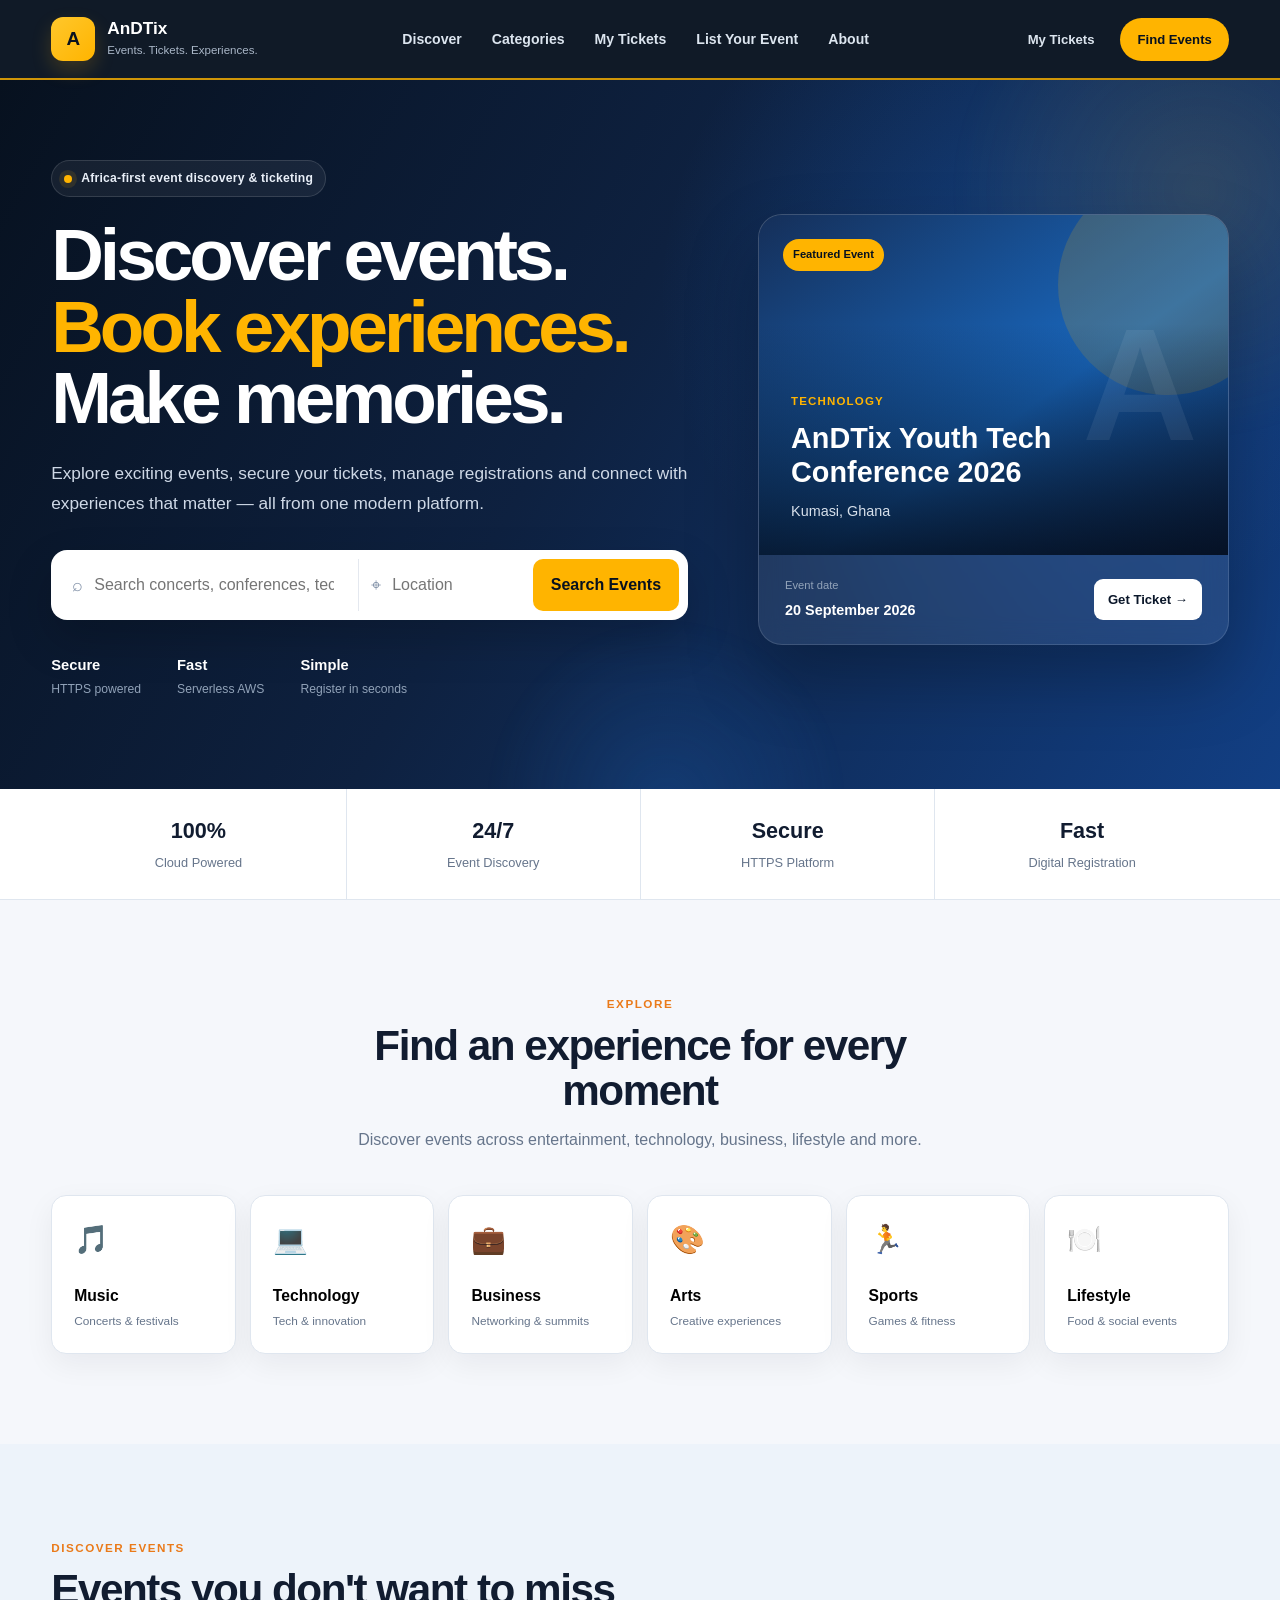
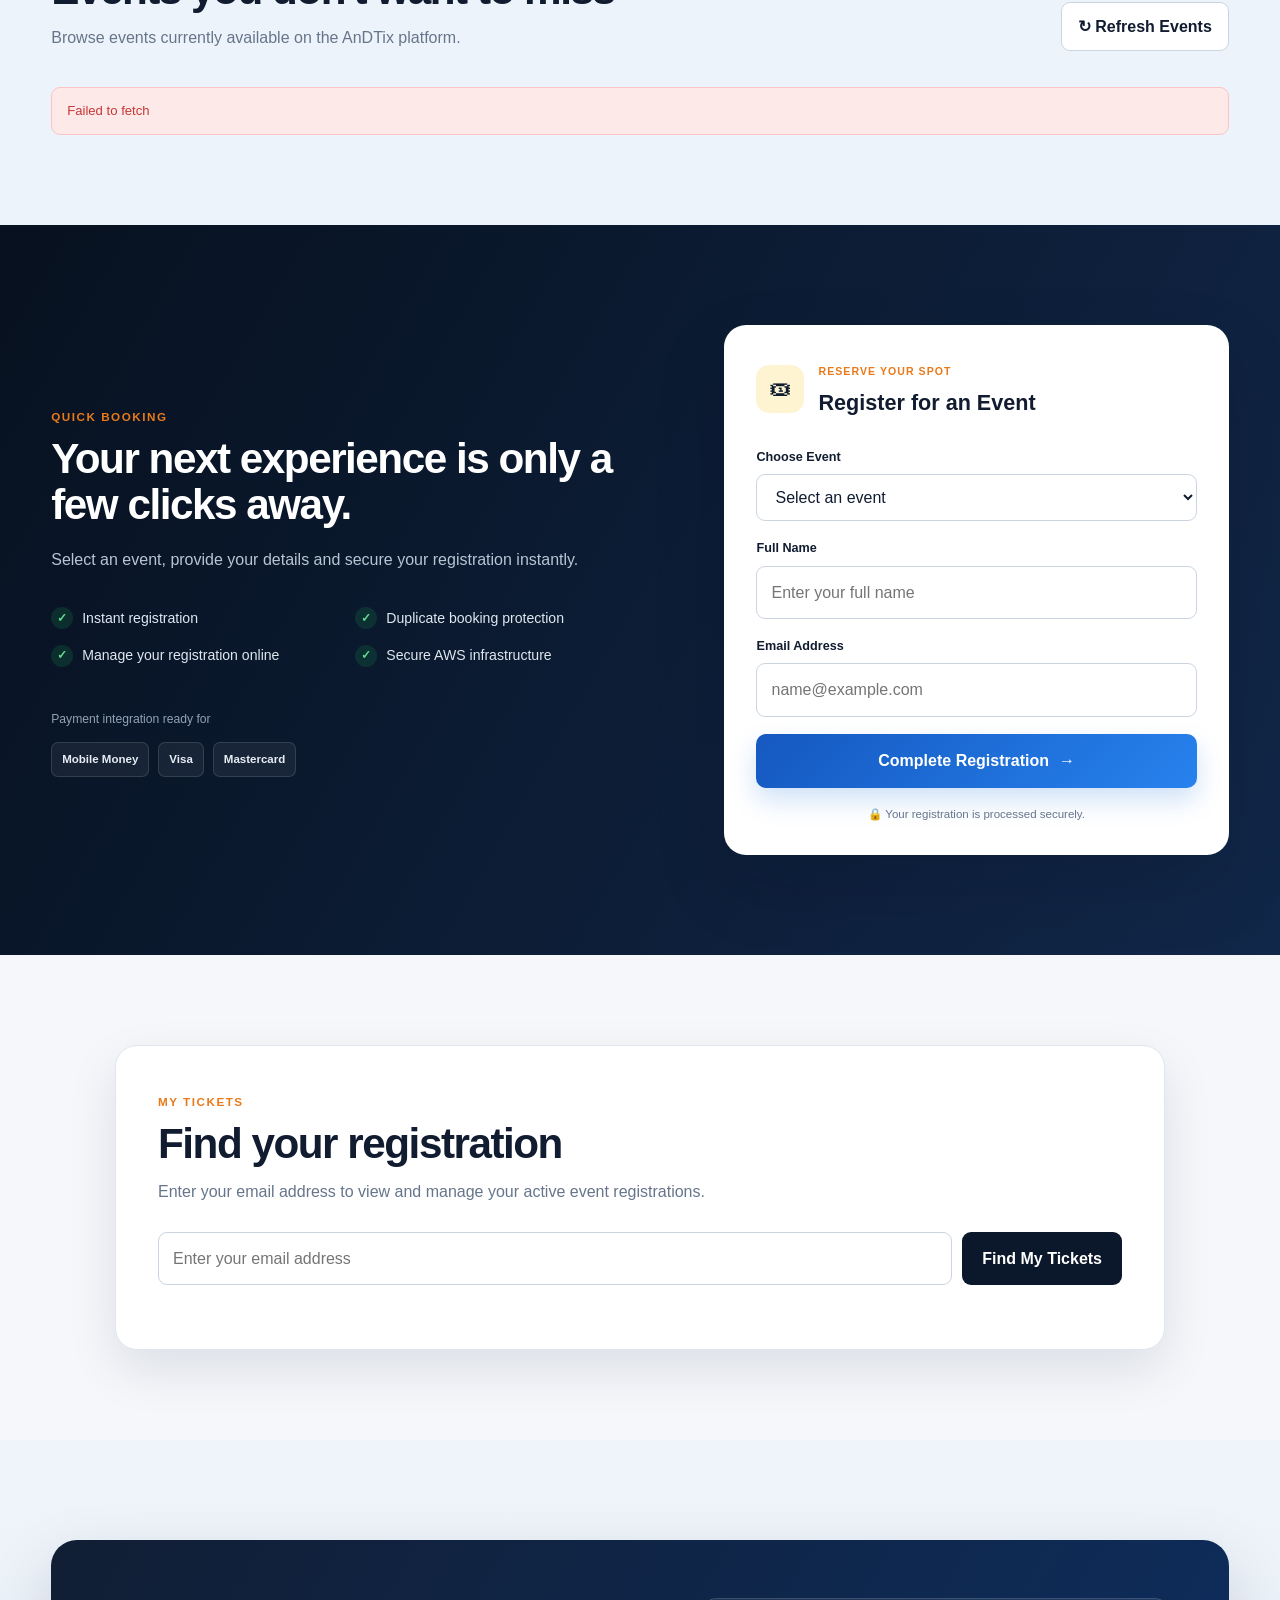
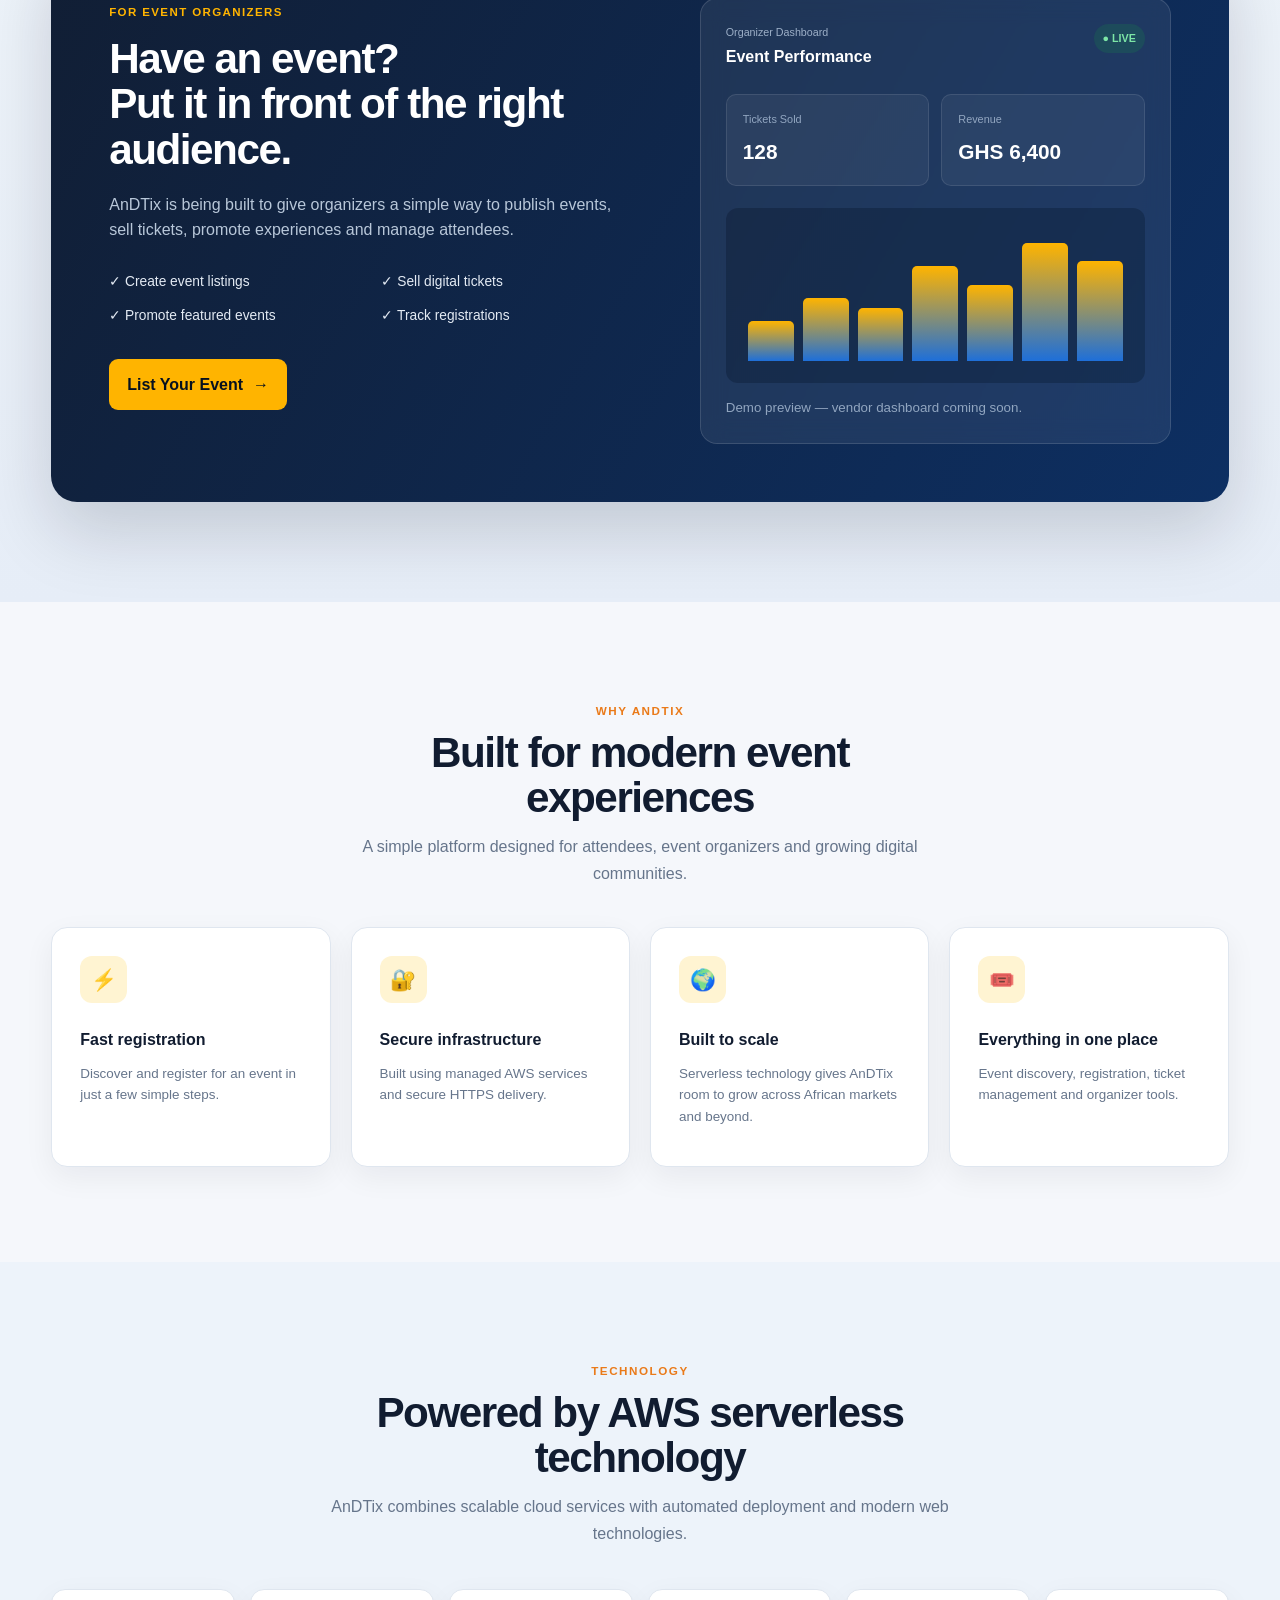
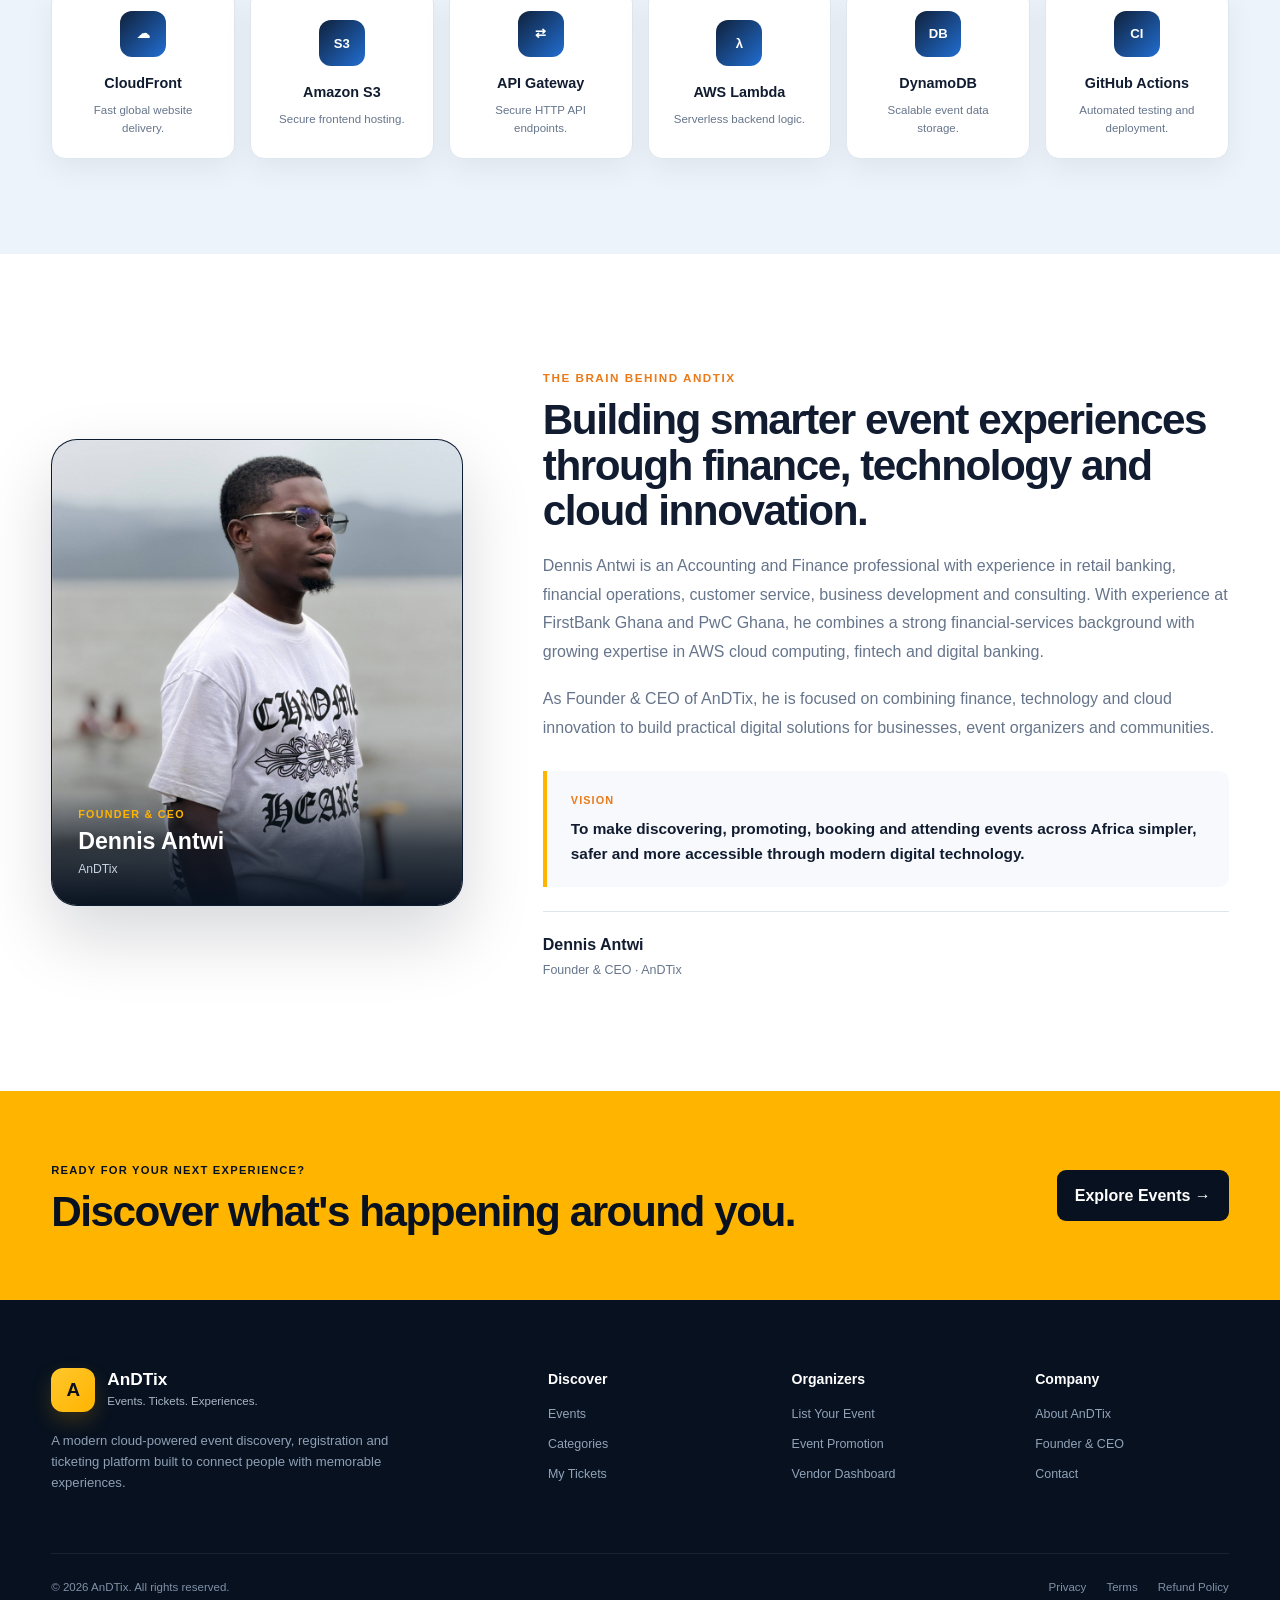
<file: frontend/index.html>
<!DOCTYPE html>
<html lang="en">

<head>
    <meta charset="UTF-8">

    <meta name="viewport" content="width=device-width, initial-scale=1.0">

    <meta name="description"
        content="AnDTix - Discover, promote and book events through a modern cloud-powered ticketing platform.">

    <title>AnDTix | Discover Events. Book Experiences.</title>

    <link rel="stylesheet" href="style.css">
</head>


<body>


    <!-- =====================================================
         NAVIGATION
    ====================================================== -->

    <header class="site-header">

        <div class="container nav-wrapper">

            <a href="#" class="brand">

                <div class="brand-logo">
                    A
                </div>

                <div class="brand-text">
                    <strong>AnDTix</strong>
                    <span>Events. Tickets. Experiences.</span>
                </div>

            </a>


            <nav class="desktop-nav">

                <a href="#events">
                    Discover
                </a>

                <a href="#categories">
                    Categories
                </a>

                <a href="#tickets">
                    My Tickets
                </a>

                <a href="#vendors">
                    List Your Event
                </a>

                <a href="#about">
                    About
                </a>

            </nav>


            <div class="nav-actions">

                <a href="#tickets" class="nav-login">
                    My Tickets
                </a>

                <a href="#events" class="nav-primary">
                    Find Events
                </a>

            </div>

        </div>

    </header>



    <!-- =====================================================
         MAIN CONTENT
    ====================================================== -->

    <main>


        <!-- =================================================
             HERO
        ================================================== -->

        <section class="hero">

            <div class="hero-glow hero-glow-one"></div>
            <div class="hero-glow hero-glow-two"></div>


            <div class="container hero-grid">


                <div class="hero-copy">

                    <div class="hero-badge">

                        <span class="pulse-dot"></span>

                        Africa-first event discovery & ticketing

                    </div>


                    <h1>
                        Discover events.
                        <span>Book experiences.</span>
                        Make memories.
                    </h1>


                    <p class="hero-description">

                        Explore exciting events, secure your tickets,
                        manage registrations and connect with experiences
                        that matter — all from one modern platform.

                    </p>


                    <!-- SEARCH -->

                    <div class="hero-search">

                        <div class="search-field">

                            <span class="search-icon">
                                ⌕
                            </span>

                            <input type="text" id="heroEventSearch"
                                placeholder="Search concerts, conferences, tech events...">

                        </div>


                        <div class="search-field location-field">

                            <span class="search-icon">
                                ⌖
                            </span>

                            <input type="text" id="heroLocationSearch" placeholder="Location">

                        </div>


                        <button type="button" id="heroSearchButton" class="hero-search-button">
                            Search Events
                        </button>

                    </div>


                    <!-- HERO HIGHLIGHTS -->

                    <div class="hero-highlights">

                        <div>
                            <strong>Secure</strong>
                            <span>HTTPS powered</span>
                        </div>

                        <div>
                            <strong>Fast</strong>
                            <span>Serverless AWS</span>
                        </div>

                        <div>
                            <strong>Simple</strong>
                            <span>Register in seconds</span>
                        </div>

                    </div>

                </div>



                <!-- FEATURED EVENT -->

                <div class="hero-event-card">

                    <div class="hero-event-image">

                        <div class="event-image-overlay"></div>


                        <div class="featured-tag">
                            Featured Event
                        </div>


                        <div class="event-image-content">

                            <span class="event-category">
                                TECHNOLOGY
                            </span>

                            <h2>
                                AnDTix Youth Tech Conference 2026
                            </h2>

                            <p>
                                Kumasi, Ghana
                            </p>

                        </div>

                    </div>


                    <div class="hero-event-footer">

                        <div>

                            <span class="small-label">
                                Event date
                            </span>

                            <strong>
                                20 September 2026
                            </strong>

                        </div>


                        <a href="#events" class="mini-ticket-button">
                            Get Ticket →
                        </a>

                    </div>

                </div>


            </div>

        </section>



        <!-- =================================================
             QUICK STATS
        ================================================== -->

        <section class="stats-section">

            <div class="container stats-grid">

                <div class="stat-item">
                    <strong>100%</strong>
                    <span>Cloud Powered</span>
                </div>

                <div class="stat-item">
                    <strong>24/7</strong>
                    <span>Event Discovery</span>
                </div>

                <div class="stat-item">
                    <strong>Secure</strong>
                    <span>HTTPS Platform</span>
                </div>

                <div class="stat-item">
                    <strong>Fast</strong>
                    <span>Digital Registration</span>
                </div>

            </div>

        </section>



        <!-- =================================================
             EVENT CATEGORIES
        ================================================== -->

        <section class="categories-section" id="categories">

            <div class="container">


                <div class="section-intro centered">

                    <span class="section-kicker">
                        EXPLORE
                    </span>

                    <h2>
                        Find an experience for every moment
                    </h2>

                    <p>
                        Discover events across entertainment,
                        technology, business, lifestyle and more.
                    </p>

                </div>



                <div class="category-grid">


                    <button class="category-card" type="button">

                        <span class="category-icon">
                            🎵
                        </span>

                        <strong>
                            Music
                        </strong>

                        <span>
                            Concerts & festivals
                        </span>

                    </button>


                    <button class="category-card" type="button">

                        <span class="category-icon">
                            💻
                        </span>

                        <strong>
                            Technology
                        </strong>

                        <span>
                            Tech & innovation
                        </span>

                    </button>


                    <button class="category-card" type="button">

                        <span class="category-icon">
                            💼
                        </span>

                        <strong>
                            Business
                        </strong>

                        <span>
                            Networking & summits
                        </span>

                    </button>


                    <button class="category-card" type="button">

                        <span class="category-icon">
                            🎨
                        </span>

                        <strong>
                            Arts
                        </strong>

                        <span>
                            Creative experiences
                        </span>

                    </button>


                    <button class="category-card" type="button">

                        <span class="category-icon">
                            🏃
                        </span>

                        <strong>
                            Sports
                        </strong>

                        <span>
                            Games & fitness
                        </span>

                    </button>


                    <button class="category-card" type="button">

                        <span class="category-icon">
                            🍽️
                        </span>

                        <strong>
                            Lifestyle
                        </strong>

                        <span>
                            Food & social events
                        </span>

                    </button>


                </div>

            </div>

        </section>



        <!-- =================================================
             DISCOVER EVENTS
        ================================================== -->

        <section class="events-section" id="events">

            <div class="container">


                <div class="section-heading-row">

                    <div class="section-intro">

                        <span class="section-kicker">
                            DISCOVER EVENTS
                        </span>

                        <h2>
                            Events you don't want to miss
                        </h2>

                        <p>
                            Browse events currently available
                            on the AnDTix platform.
                        </p>

                    </div>


                    <button type="button" id="refreshEventsButton" class="outline-button">
                        ↻ Refresh Events
                    </button>

                </div>



                <div id="eventsLoading" class="status-card">

                    <div class="loader"></div>

                    Loading available events...

                </div>



                <div id="eventsError" class="message error-message hidden">
                </div>



                <div id="eventsList" class="premium-events-grid">
                </div>


            </div>

        </section>



        <!-- =================================================
             QUICK BOOKING
        ================================================== -->

        <section class="booking-section">

            <div class="container booking-grid">


                <!-- BOOKING INFO -->

                <div class="booking-content">

                    <span class="section-kicker">
                        QUICK BOOKING
                    </span>

                    <h2>
                        Your next experience is only a few clicks away.
                    </h2>

                    <p>
                        Select an event, provide your details
                        and secure your registration instantly.
                    </p>


                    <div class="booking-benefits">

                        <div>
                            <span>✓</span>
                            Instant registration
                        </div>

                        <div>
                            <span>✓</span>
                            Duplicate booking protection
                        </div>

                        <div>
                            <span>✓</span>
                            Manage your registration online
                        </div>

                        <div>
                            <span>✓</span>
                            Secure AWS infrastructure
                        </div>

                    </div>


                    <!-- PAYMENT PREVIEW -->

                    <div class="payment-preview">

                        <span>
                            Payment integration ready for
                        </span>

                        <div class="payment-badges">

                            <span>
                                Mobile Money
                            </span>

                            <span>
                                Visa
                            </span>

                            <span>
                                Mastercard
                            </span>

                        </div>

                    </div>

                </div>



                <!-- REGISTRATION FORM -->

                <div class="premium-form-card">


                    <div class="form-card-header">

                        <div class="form-icon">
                            🎟
                        </div>

                        <div>

                            <span>
                                RESERVE YOUR SPOT
                            </span>

                            <h3>
                                Register for an Event
                            </h3>

                        </div>

                    </div>



                    <form id="registrationForm">


                        <div class="form-group">

                            <label for="eventSelect">
                                Choose Event
                            </label>

                            <select id="eventSelect" name="eventId" required>

                                <option value="">
                                    Select an event
                                </option>

                            </select>

                        </div>



                        <div class="form-group">

                            <label for="attendeeName">
                                Full Name
                            </label>

                            <input type="text" id="attendeeName" name="attendeeName" placeholder="Enter your full name"
                                required>

                        </div>



                        <div class="form-group">

                            <label for="email">
                                Email Address
                            </label>

                            <input type="email" id="email" name="email" placeholder="name@example.com" required>

                        </div>



                        <button type="submit" id="registerButton" class="booking-button">

                            Complete Registration

                            <span>
                                →
                            </span>

                        </button>


                    </form>



                    <div id="registrationMessage" class="message hidden">
                    </div>



                    <div class="secure-note">
                        🔒 Your registration is processed securely.
                    </div>


                </div>


            </div>

        </section>



        <!-- =================================================
             MY TICKETS
        ================================================== -->

        <section class="tickets-section" id="tickets">

            <div class="container">


                <div class="ticket-lookup-card">


                    <div class="ticket-lookup-copy">

                        <span class="section-kicker">
                            MY TICKETS
                        </span>

                        <h2>
                            Find your registration
                        </h2>

                        <p>
                            Enter your email address to view and
                            manage your active event registrations.
                        </p>

                    </div>



                    <form id="lookupForm" class="lookup-form">

                        <input type="email" id="lookupEmail" placeholder="Enter your email address" required>

                        <button type="submit" class="lookup-button">
                            Find My Tickets
                        </button>

                    </form>



                    <div id="lookupMessage" class="message hidden">
                    </div>



                    <div id="registrationsList" class="registrations-list">
                    </div>


                </div>


            </div>

        </section>



        <!-- =================================================
             EVENT ORGANIZERS / VENDORS
        ================================================== -->

        <section class="vendor-section" id="vendors">

            <div class="container vendor-card">


                <div class="vendor-copy">

                    <span class="vendor-kicker">
                        FOR EVENT ORGANIZERS
                    </span>

                    <h2>
                        Have an event?
                        <br>
                        Put it in front of the right audience.
                    </h2>

                    <p>
                        AnDTix is being built to give organizers
                        a simple way to publish events, sell tickets,
                        promote experiences and manage attendees.
                    </p>


                    <div class="vendor-points">

                        <div>
                            ✓ Create event listings
                        </div>

                        <div>
                            ✓ Sell digital tickets
                        </div>

                        <div>
                            ✓ Promote featured events
                        </div>

                        <div>
                            ✓ Track registrations
                        </div>

                    </div>



                    <button type="button" class="vendor-button" id="vendorInterestButton">

                        List Your Event

                        <span>
                            →
                        </span>

                    </button>

                </div>



                <!-- VENDOR DASHBOARD PREVIEW -->

                <div class="vendor-dashboard-preview">


                    <div class="dashboard-top">

                        <div>

                            <span>
                                Organizer Dashboard
                            </span>

                            <strong>
                                Event Performance
                            </strong>

                        </div>


                        <span class="live-pill">
                            ● LIVE
                        </span>

                    </div>



                    <div class="dashboard-stats">

                        <div>

                            <span>
                                Tickets Sold
                            </span>

                            <strong>
                                128
                            </strong>

                        </div>


                        <div>

                            <span>
                                Revenue
                            </span>

                            <strong>
                                GHS 6,400
                            </strong>

                        </div>

                    </div>



                    <div class="dashboard-chart">

                        <div class="chart-bars">

                            <span style="height: 30%"></span>
                            <span style="height: 48%"></span>
                            <span style="height: 40%"></span>
                            <span style="height: 72%"></span>
                            <span style="height: 58%"></span>
                            <span style="height: 90%"></span>
                            <span style="height: 76%"></span>

                        </div>

                    </div>


                    <small>
                        Demo preview — vendor dashboard coming soon.
                    </small>


                </div>


            </div>

        </section>



        <!-- =================================================
             WHY ANDTIX
        ================================================== -->

        <section class="why-section">

            <div class="container">


                <div class="section-intro centered">

                    <span class="section-kicker">
                        WHY ANDTIX
                    </span>

                    <h2>
                        Built for modern event experiences
                    </h2>

                    <p>
                        A simple platform designed for attendees,
                        event organizers and growing digital communities.
                    </p>

                </div>



                <div class="why-grid">


                    <article class="why-card">

                        <div class="why-icon">
                            ⚡
                        </div>

                        <h3>
                            Fast registration
                        </h3>

                        <p>
                            Discover and register for an event
                            in just a few simple steps.
                        </p>

                    </article>



                    <article class="why-card">

                        <div class="why-icon">
                            🔐
                        </div>

                        <h3>
                            Secure infrastructure
                        </h3>

                        <p>
                            Built using managed AWS services
                            and secure HTTPS delivery.
                        </p>

                    </article>



                    <article class="why-card">

                        <div class="why-icon">
                            🌍
                        </div>

                        <h3>
                            Built to scale
                        </h3>

                        <p>
                            Serverless technology gives AnDTix
                            room to grow across African markets
                            and beyond.
                        </p>

                    </article>



                    <article class="why-card">

                        <div class="why-icon">
                            🎟️
                        </div>

                        <h3>
                            Everything in one place
                        </h3>

                        <p>
                            Event discovery, registration,
                            ticket management and organizer tools.
                        </p>

                    </article>


                </div>


            </div>

        </section>



        <!-- =================================================
             TECHNOLOGY
        ================================================== -->

        <section class="technology-section">

            <div class="container">


                <div class="section-intro centered">

                    <span class="section-kicker">
                        TECHNOLOGY
                    </span>

                    <h2>
                        Powered by AWS serverless technology
                    </h2>

                    <p>
                        AnDTix combines scalable cloud services
                        with automated deployment and modern
                        web technologies.
                    </p>

                </div>



                <div class="technology-grid">


                    <div class="technology-card">

                        <span class="tech-icon">
                            ☁
                        </span>

                        <h3>
                            CloudFront
                        </h3>

                        <p>
                            Fast global website delivery.
                        </p>

                    </div>



                    <div class="technology-card">

                        <span class="tech-icon">
                            S3
                        </span>

                        <h3>
                            Amazon S3
                        </h3>

                        <p>
                            Secure frontend hosting.
                        </p>

                    </div>



                    <div class="technology-card">

                        <span class="tech-icon">
                            ⇄
                        </span>

                        <h3>
                            API Gateway
                        </h3>

                        <p>
                            Secure HTTP API endpoints.
                        </p>

                    </div>



                    <div class="technology-card">

                        <span class="tech-icon">
                            λ
                        </span>

                        <h3>
                            AWS Lambda
                        </h3>

                        <p>
                            Serverless backend logic.
                        </p>

                    </div>



                    <div class="technology-card">

                        <span class="tech-icon">
                            DB
                        </span>

                        <h3>
                            DynamoDB
                        </h3>

                        <p>
                            Scalable event data storage.
                        </p>

                    </div>



                    <div class="technology-card">

                        <span class="tech-icon">
                            CI
                        </span>

                        <h3>
                            GitHub Actions
                        </h3>

                        <p>
                            Automated testing and deployment.
                        </p>

                    </div>


                </div>


            </div>

        </section>



        <!-- =================================================
             FOUNDER & CEO
        ================================================== -->

        <section class="founder-section" id="about">

            <div class="container founder-grid">


                <!-- CEO PHOTO -->

                <div class="founder-visual">

                    <div class="founder-photo-card">

                        <img src="assets/dennis-antwi.jpg" alt="Dennis Antwi - Founder and CEO of AnDTix"
                            class="founder-photo">


                        <div class="founder-photo-overlay">

                            <span>
                                FOUNDER & CEO
                            </span>

                            <strong>
                                Dennis Antwi
                            </strong>

                            <small>
                                AnDTix
                            </small>

                        </div>

                    </div>

                </div>



                <!-- CEO BIOGRAPHY -->

                <div class="founder-copy">

                    <span class="section-kicker">
                        THE BRAIN BEHIND ANDTIX
                    </span>


                    <h2>
                        Building smarter event experiences
                        through finance, technology and cloud innovation.
                    </h2>


                    <p>
                        Dennis Antwi is an Accounting and Finance
                        professional with experience in retail banking,
                        financial operations, customer service,
                        business development and consulting.
                        With experience at FirstBank Ghana and PwC Ghana,
                        he combines a strong financial-services background
                        with growing expertise in AWS cloud computing,
                        fintech and digital banking.
                    </p>


                    <p>
                        As Founder & CEO of AnDTix, he is focused on
                        combining finance, technology and cloud innovation
                        to build practical digital solutions for businesses,
                        event organizers and communities.
                    </p>



                    <!-- VISION -->

                    <div class="vision-box">

                        <span>
                            VISION
                        </span>

                        <strong>
                            To make discovering, promoting, booking and
                            attending events across Africa simpler,
                            safer and more accessible through modern
                            digital technology.
                        </strong>

                    </div>



                    <!-- CEO NAME -->

                    <div class="founder-name">

                        <strong>
                            Dennis Antwi
                        </strong>

                        <span>
                            Founder & CEO · AnDTix
                        </span>

                    </div>


                </div>


            </div>

        </section>



        <!-- =================================================
             FINAL CALL TO ACTION
        ================================================== -->

        <section class="final-cta">

            <div class="container final-cta-content">


                <div>

                    <span>
                        READY FOR YOUR NEXT EXPERIENCE?
                    </span>

                    <h2>
                        Discover what's happening around you.
                    </h2>

                </div>


                <a href="#events" class="final-cta-button">
                    Explore Events →
                </a>


            </div>

        </section>


    </main>



    <!-- =====================================================
         FOOTER
    ====================================================== -->

    <footer class="site-footer">


        <div class="container footer-grid">


            <!-- BRAND -->

            <div class="footer-brand">

                <div class="brand">

                    <div class="brand-logo">
                        A
                    </div>

                    <div class="brand-text">

                        <strong>
                            AnDTix
                        </strong>

                        <span>
                            Events. Tickets. Experiences.
                        </span>

                    </div>

                </div>


                <p>
                    A modern cloud-powered event discovery,
                    registration and ticketing platform built
                    to connect people with memorable experiences.
                </p>

            </div>



            <!-- DISCOVER -->

            <div class="footer-column">

                <strong>
                    Discover
                </strong>

                <a href="#events">
                    Events
                </a>

                <a href="#categories">
                    Categories
                </a>

                <a href="#tickets">
                    My Tickets
                </a>

            </div>



            <!-- ORGANIZERS -->

            <div class="footer-column">

                <strong>
                    Organizers
                </strong>

                <a href="#vendors">
                    List Your Event
                </a>

                <a href="#vendors">
                    Event Promotion
                </a>

                <a href="#vendors">
                    Vendor Dashboard
                </a>

            </div>



            <!-- COMPANY -->

            <div class="footer-column">

                <strong>
                    Company
                </strong>

                <a href="#about">
                    About AnDTix
                </a>

                <a href="#about">
                    Founder & CEO
                </a>

                <a href="#">
                    Contact
                </a>

            </div>


        </div>



        <!-- FOOTER BOTTOM -->

        <div class="container footer-bottom">

            <span>
                © 2026 AnDTix. All rights reserved.
            </span>


            <div>

                <a href="#">
                    Privacy
                </a>

                <a href="#">
                    Terms
                </a>

                <a href="#">
                    Refund Policy
                </a>

            </div>

        </div>


    </footer>



    <!-- =====================================================
         JAVASCRIPT
    ====================================================== -->

    <script src="app.js"></script>


</body>

</html>
</file>
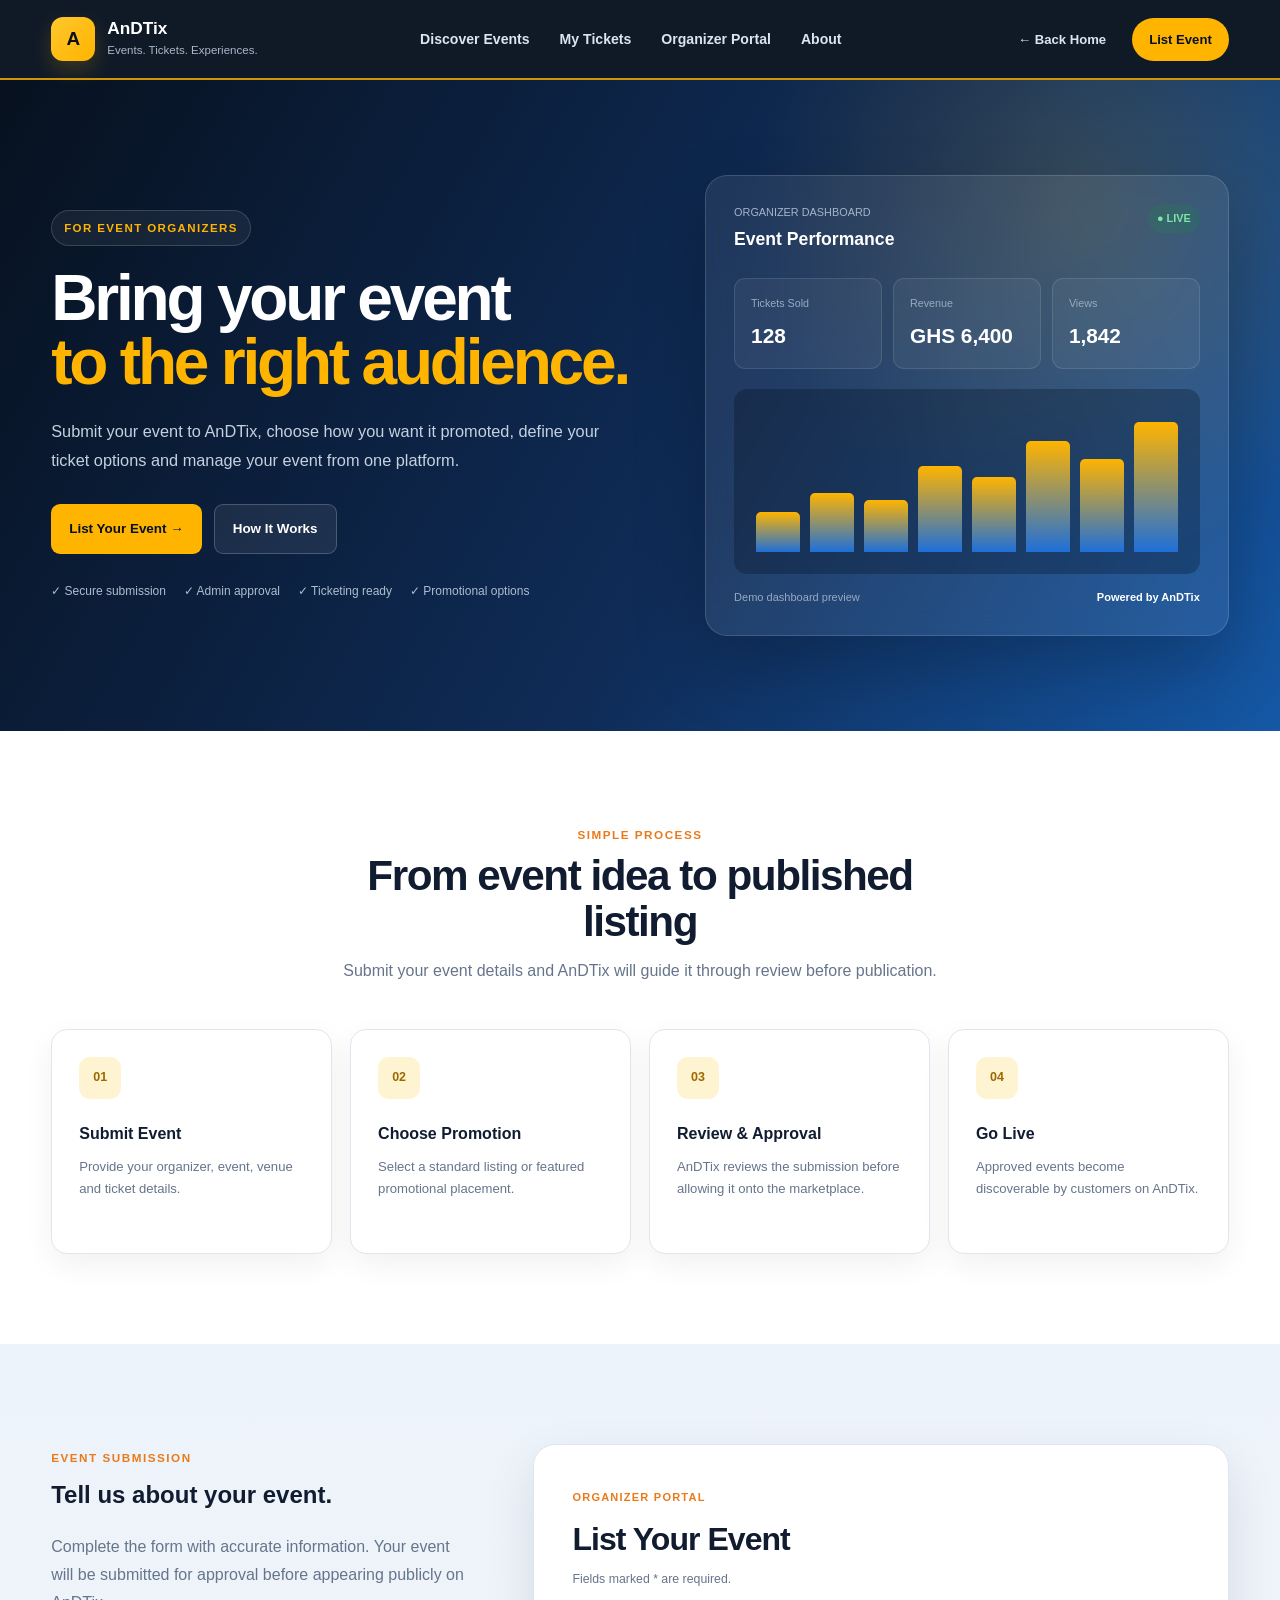
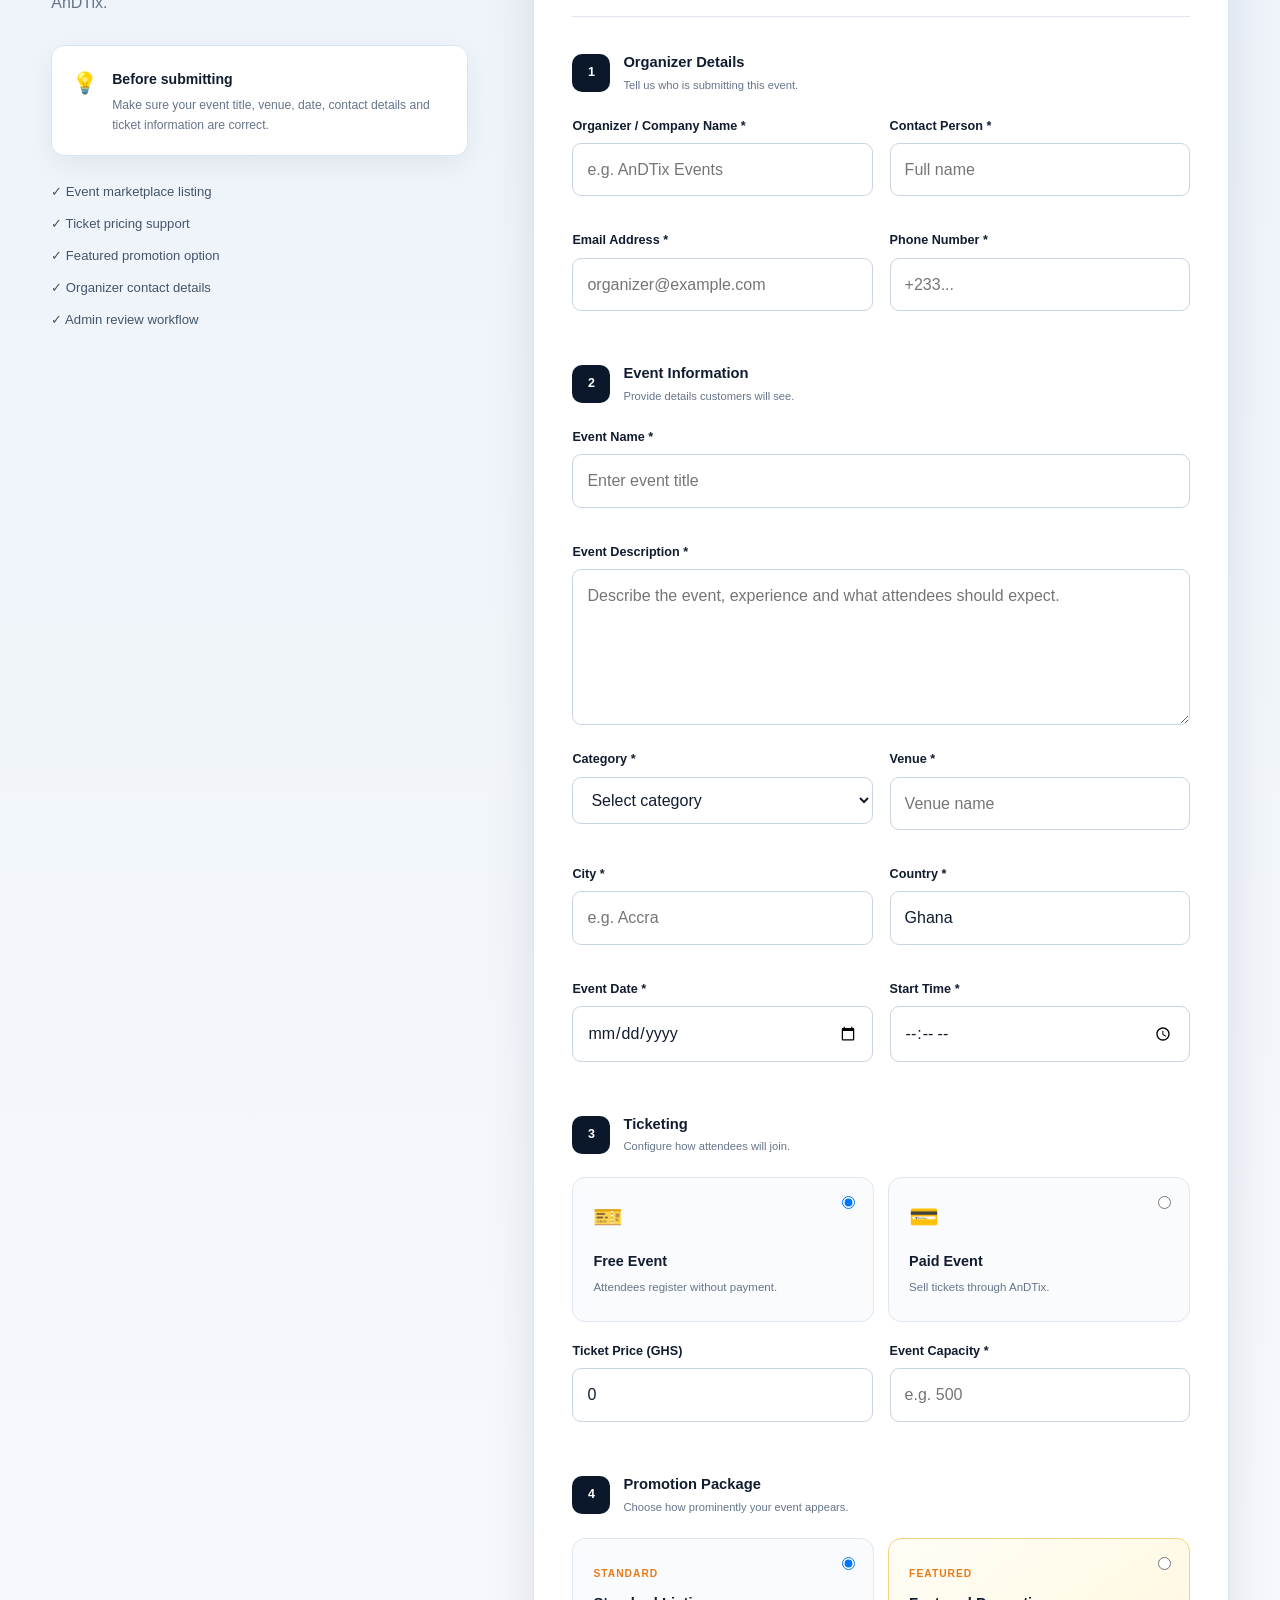
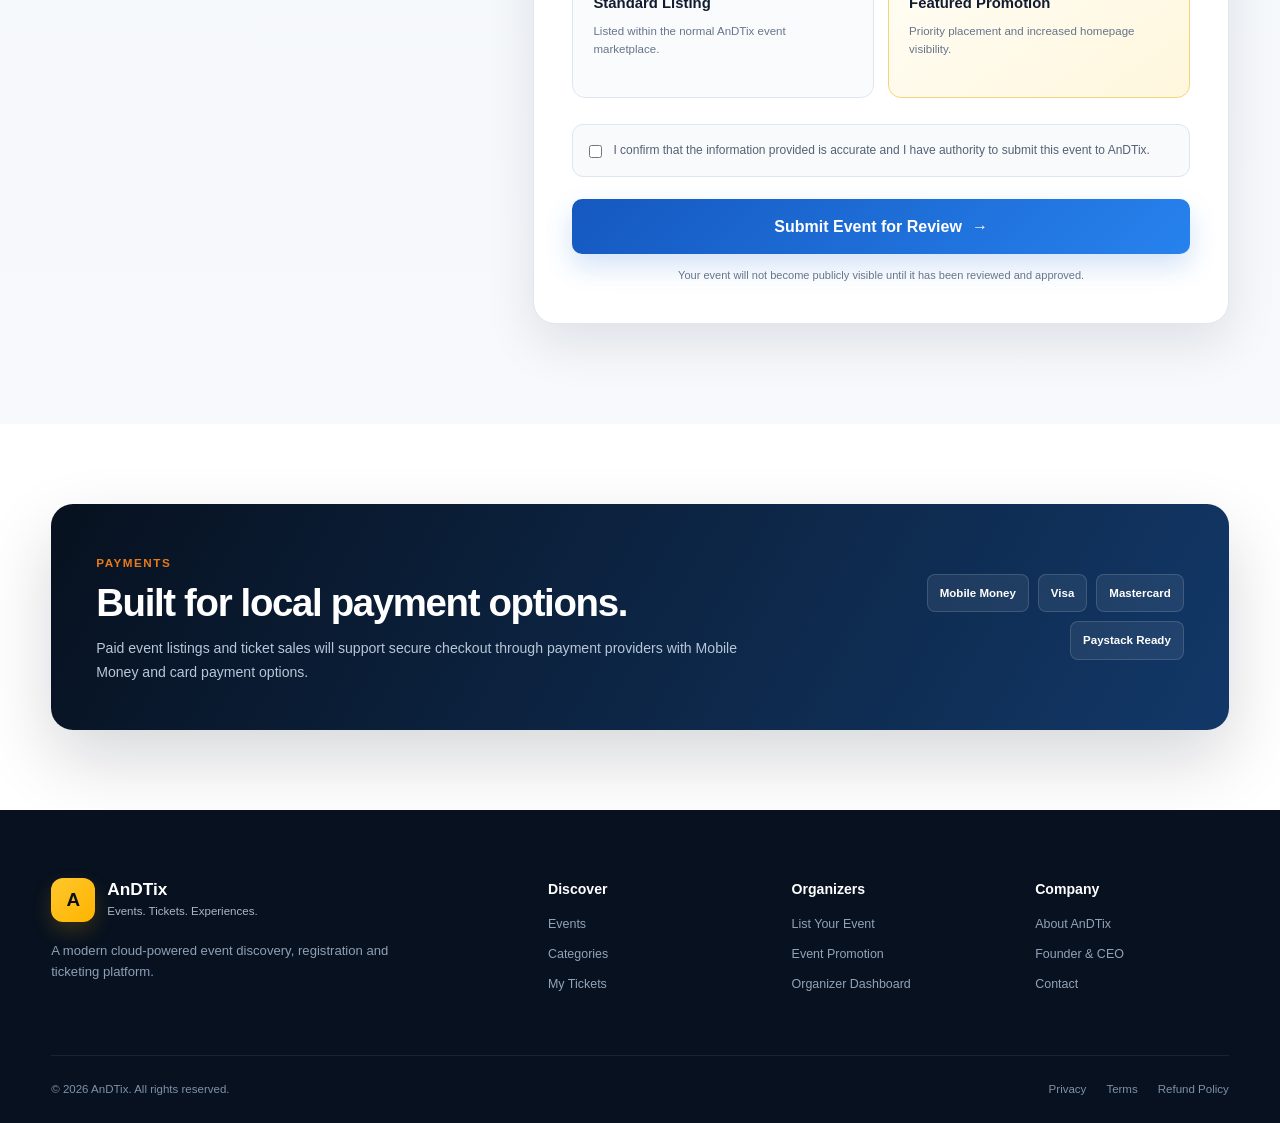
<file: frontend/organizer.html>
<!DOCTYPE html>
<html lang="en">

<head>
    <meta charset="UTF-8">

    <meta name="viewport" content="width=device-width, initial-scale=1.0">

    <meta name="description" content="List and promote your event on AnDTix.">

    <title>Organizer Portal | AnDTix</title>

    <link rel="stylesheet" href="style.css">
</head>


<body class="organizer-page">


    <!-- =====================================================
         NAVIGATION
    ====================================================== -->

    <header class="site-header">

        <div class="container nav-wrapper">

            <a href="index.html" class="brand">

                <div class="brand-logo">
                    A
                </div>

                <div class="brand-text">
                    <strong>AnDTix</strong>
                    <span>Events. Tickets. Experiences.</span>
                </div>

            </a>


            <nav class="desktop-nav">

                <a href="index.html#events">
                    Discover Events
                </a>

                <a href="index.html#tickets">
                    My Tickets
                </a>

                <a href="organizer.html">
                    Organizer Portal
                </a>

                <a href="index.html#about">
                    About
                </a>

            </nav>


            <div class="nav-actions">

                <a href="index.html" class="nav-login">
                    ← Back Home
                </a>

                <a href="#eventSubmissionForm" class="nav-primary">
                    List Event
                </a>

            </div>

        </div>

    </header>



    <main>


        <!-- =================================================
             ORGANIZER HERO
        ================================================== -->

        <section class="organizer-hero">

            <div class="container organizer-hero-grid">


                <div class="organizer-hero-copy">

                    <span class="organizer-badge">
                        FOR EVENT ORGANIZERS
                    </span>


                    <h1>
                        Bring your event
                        <span>to the right audience.</span>
                    </h1>


                    <p>
                        Submit your event to AnDTix, choose how you
                        want it promoted, define your ticket options
                        and manage your event from one platform.
                    </p>


                    <div class="organizer-hero-actions">

                        <a href="#eventSubmissionForm" class="organizer-primary-button">
                            List Your Event →
                        </a>

                        <a href="#howItWorks" class="organizer-secondary-button">
                            How It Works
                        </a>

                    </div>


                    <div class="organizer-trust-row">

                        <span>✓ Secure submission</span>

                        <span>✓ Admin approval</span>

                        <span>✓ Ticketing ready</span>

                        <span>✓ Promotional options</span>

                    </div>

                </div>



                <!-- DASHBOARD PREVIEW -->

                <div class="organizer-preview-card">

                    <div class="organizer-preview-header">

                        <div>

                            <span>
                                ORGANIZER DASHBOARD
                            </span>

                            <strong>
                                Event Performance
                            </strong>

                        </div>

                        <span class="live-pill">
                            ● LIVE
                        </span>

                    </div>


                    <div class="organizer-preview-stats">

                        <div>
                            <span>Tickets Sold</span>
                            <strong>128</strong>
                        </div>

                        <div>
                            <span>Revenue</span>
                            <strong>GHS 6,400</strong>
                        </div>

                        <div>
                            <span>Views</span>
                            <strong>1,842</strong>
                        </div>

                    </div>


                    <div class="organizer-preview-chart">

                        <span style="height: 28%"></span>
                        <span style="height: 42%"></span>
                        <span style="height: 37%"></span>
                        <span style="height: 61%"></span>
                        <span style="height: 53%"></span>
                        <span style="height: 79%"></span>
                        <span style="height: 66%"></span>
                        <span style="height: 92%"></span>

                    </div>


                    <div class="organizer-preview-footer">

                        <span>
                            Demo dashboard preview
                        </span>

                        <strong>
                            Powered by AnDTix
                        </strong>

                    </div>

                </div>


            </div>

        </section>



        <!-- =================================================
             HOW IT WORKS
        ================================================== -->

        <section class="organizer-process-section" id="howItWorks">

            <div class="container">


                <div class="section-intro centered">

                    <span class="section-kicker">
                        SIMPLE PROCESS
                    </span>

                    <h2>
                        From event idea to published listing
                    </h2>

                    <p>
                        Submit your event details and AnDTix will
                        guide it through review before publication.
                    </p>

                </div>



                <div class="organizer-process-grid">


                    <article class="organizer-process-card">

                        <span class="process-number">
                            01
                        </span>

                        <h3>
                            Submit Event
                        </h3>

                        <p>
                            Provide your organizer, event,
                            venue and ticket details.
                        </p>

                    </article>


                    <article class="organizer-process-card">

                        <span class="process-number">
                            02
                        </span>

                        <h3>
                            Choose Promotion
                        </h3>

                        <p>
                            Select a standard listing or
                            featured promotional placement.
                        </p>

                    </article>


                    <article class="organizer-process-card">

                        <span class="process-number">
                            03
                        </span>

                        <h3>
                            Review & Approval
                        </h3>

                        <p>
                            AnDTix reviews the submission before
                            allowing it onto the marketplace.
                        </p>

                    </article>


                    <article class="organizer-process-card">

                        <span class="process-number">
                            04
                        </span>

                        <h3>
                            Go Live
                        </h3>

                        <p>
                            Approved events become discoverable
                            by customers on AnDTix.
                        </p>

                    </article>


                </div>

            </div>

        </section>



        <!-- =================================================
             EVENT SUBMISSION FORM
        ================================================== -->

        <section class="organizer-form-section">

            <div class="container organizer-form-layout">


                <!-- LEFT SIDE -->

                <div class="organizer-form-intro">

                    <span class="section-kicker">
                        EVENT SUBMISSION
                    </span>

                    <h2>
                        Tell us about your event.
                    </h2>

                    <p>
                        Complete the form with accurate information.
                        Your event will be submitted for approval
                        before appearing publicly on AnDTix.
                    </p>


                    <div class="organizer-help-card">

                        <span>
                            💡
                        </span>

                        <div>

                            <strong>
                                Before submitting
                            </strong>

                            <p>
                                Make sure your event title, venue,
                                date, contact details and ticket
                                information are correct.
                            </p>

                        </div>

                    </div>


                    <div class="organizer-feature-list">

                        <div>
                            ✓ Event marketplace listing
                        </div>

                        <div>
                            ✓ Ticket pricing support
                        </div>

                        <div>
                            ✓ Featured promotion option
                        </div>

                        <div>
                            ✓ Organizer contact details
                        </div>

                        <div>
                            ✓ Admin review workflow
                        </div>

                    </div>

                </div>



                <!-- FORM -->

                <div class="organizer-form-card">

                    <div class="organizer-form-card-header">

                        <span>
                            ORGANIZER PORTAL
                        </span>

                        <h2>
                            List Your Event
                        </h2>

                        <p>
                            Fields marked * are required.
                        </p>

                    </div>


                    <form id="eventSubmissionForm">


                        <!-- =====================================
                             ORGANIZER DETAILS
                        ====================================== -->

                        <div class="organizer-form-section-title">

                            <span>
                                1
                            </span>

                            <div>
                                <strong>
                                    Organizer Details
                                </strong>

                                <small>
                                    Tell us who is submitting this event.
                                </small>
                            </div>

                        </div>


                        <div class="organizer-form-grid two-columns">


                            <div class="form-group">

                                <label for="organizerName">
                                    Organizer / Company Name *
                                </label>

                                <input type="text" id="organizerName" name="organizerName"
                                    placeholder="e.g. AnDTix Events" required>

                            </div>


                            <div class="form-group">

                                <label for="contactPerson">
                                    Contact Person *
                                </label>

                                <input type="text" id="contactPerson" name="contactPerson" placeholder="Full name"
                                    required>

                            </div>


                            <div class="form-group">

                                <label for="organizerEmail">
                                    Email Address *
                                </label>

                                <input type="email" id="organizerEmail" name="organizerEmail"
                                    placeholder="organizer@example.com" required>

                            </div>


                            <div class="form-group">

                                <label for="organizerPhone">
                                    Phone Number *
                                </label>

                                <input type="tel" id="organizerPhone" name="organizerPhone" placeholder="+233..."
                                    required>

                            </div>


                        </div>



                        <!-- =====================================
                             EVENT DETAILS
                        ====================================== -->

                        <div class="organizer-form-section-title">

                            <span>
                                2
                            </span>

                            <div>
                                <strong>
                                    Event Information
                                </strong>

                                <small>
                                    Provide details customers will see.
                                </small>
                            </div>

                        </div>


                        <div class="organizer-form-grid">


                            <div class="form-group">

                                <label for="eventName">
                                    Event Name *
                                </label>

                                <input type="text" id="eventName" name="eventName" placeholder="Enter event title"
                                    required>

                            </div>


                            <div class="form-group">

                                <label for="eventDescription">
                                    Event Description *
                                </label>

                                <textarea id="eventDescription" name="eventDescription" rows="5"
                                    placeholder="Describe the event, experience and what attendees should expect."
                                    required></textarea>

                            </div>


                        </div>


                        <div class="organizer-form-grid two-columns">


                            <div class="form-group">

                                <label for="eventCategory">
                                    Category *
                                </label>

                                <select id="eventCategory" name="eventCategory" required>

                                    <option value="">
                                        Select category
                                    </option>

                                    <option value="Music">
                                        Music
                                    </option>

                                    <option value="Technology">
                                        Technology
                                    </option>

                                    <option value="Business">
                                        Business
                                    </option>

                                    <option value="Arts">
                                        Arts & Culture
                                    </option>

                                    <option value="Sports">
                                        Sports
                                    </option>

                                    <option value="Lifestyle">
                                        Lifestyle
                                    </option>

                                    <option value="Education">
                                        Education
                                    </option>

                                    <option value="Other">
                                        Other
                                    </option>

                                </select>

                            </div>


                            <div class="form-group">

                                <label for="eventVenue">
                                    Venue *
                                </label>

                                <input type="text" id="eventVenue" name="eventVenue" placeholder="Venue name" required>

                            </div>


                            <div class="form-group">

                                <label for="eventCity">
                                    City *
                                </label>

                                <input type="text" id="eventCity" name="eventCity" placeholder="e.g. Accra" required>

                            </div>


                            <div class="form-group">

                                <label for="eventCountry">
                                    Country *
                                </label>

                                <input type="text" id="eventCountry" name="eventCountry" value="Ghana" required>

                            </div>


                            <div class="form-group">

                                <label for="eventDate">
                                    Event Date *
                                </label>

                                <input type="date" id="eventDate" name="eventDate" required>

                            </div>


                            <div class="form-group">

                                <label for="eventTime">
                                    Start Time *
                                </label>

                                <input type="time" id="eventTime" name="eventTime" required>

                            </div>


                        </div>



                        <!-- =====================================
                             TICKETING
                        ====================================== -->

                        <div class="organizer-form-section-title">

                            <span>
                                3
                            </span>

                            <div>
                                <strong>
                                    Ticketing
                                </strong>

                                <small>
                                    Configure how attendees will join.
                                </small>
                            </div>

                        </div>


                        <div class="event-type-options">


                            <label class="event-type-card">

                                <input type="radio" name="pricingType" value="FREE" checked>

                                <span class="event-type-icon">
                                    🎫
                                </span>

                                <strong>
                                    Free Event
                                </strong>

                                <small>
                                    Attendees register without payment.
                                </small>

                            </label>


                            <label class="event-type-card">

                                <input type="radio" name="pricingType" value="PAID">

                                <span class="event-type-icon">
                                    💳
                                </span>

                                <strong>
                                    Paid Event
                                </strong>

                                <small>
                                    Sell tickets through AnDTix.
                                </small>

                            </label>


                        </div>



                        <div class="organizer-form-grid two-columns">


                            <div class="form-group">

                                <label for="ticketPrice">
                                    Ticket Price (GHS)
                                </label>

                                <input type="number" id="ticketPrice" name="ticketPrice" min="0" step="0.01" value="0"
                                    placeholder="0.00">

                            </div>


                            <div class="form-group">

                                <label for="eventCapacity">
                                    Event Capacity *
                                </label>

                                <input type="number" id="eventCapacity" name="eventCapacity" min="1"
                                    placeholder="e.g. 500" required>

                            </div>


                        </div>



                        <!-- =====================================
                             PROMOTION
                        ====================================== -->

                        <div class="organizer-form-section-title">

                            <span>
                                4
                            </span>

                            <div>
                                <strong>
                                    Promotion Package
                                </strong>

                                <small>
                                    Choose how prominently your event appears.
                                </small>
                            </div>

                        </div>


                        <div class="listing-options">


                            <label class="listing-option-card">

                                <input type="radio" name="listingType" value="STANDARD" checked>

                                <div>

                                    <span>
                                        STANDARD
                                    </span>

                                    <strong>
                                        Standard Listing
                                    </strong>

                                    <p>
                                        Listed within the normal
                                        AnDTix event marketplace.
                                    </p>

                                </div>

                            </label>



                            <label class="listing-option-card featured-listing">

                                <input type="radio" name="listingType" value="FEATURED">

                                <div>

                                    <span>
                                        FEATURED
                                    </span>

                                    <strong>
                                        Featured Promotion
                                    </strong>

                                    <p>
                                        Priority placement and increased
                                        homepage visibility.
                                    </p>

                                </div>

                            </label>


                        </div>



                        <!-- =====================================
                             TERMS
                        ====================================== -->

                        <label class="organizer-terms">

                            <input type="checkbox" id="termsAgreement" required>

                            <span>
                                I confirm that the information provided
                                is accurate and I have authority to submit
                                this event to AnDTix.
                            </span>

                        </label>



                        <!-- =====================================
                             SUBMIT
                        ====================================== -->

                        <button type="submit" id="submitEventButton" class="organizer-submit-button">

                            Submit Event for Review

                            <span>
                                →
                            </span>

                        </button>



                        <div id="organizerSubmissionMessage" class="message hidden">
                        </div>


                        <p class="organizer-submit-note">
                            Your event will not become publicly visible
                            until it has been reviewed and approved.
                        </p>


                    </form>


                </div>


            </div>

        </section>



        <!-- =================================================
             FUTURE PAYMENT SECTION
        ================================================== -->

        <section class="organizer-payment-section">

            <div class="container organizer-payment-card">


                <div>

                    <span class="section-kicker">
                        PAYMENTS
                    </span>

                    <h2>
                        Built for local payment options.
                    </h2>

                    <p>
                        Paid event listings and ticket sales will support
                        secure checkout through payment providers with
                        Mobile Money and card payment options.
                    </p>

                </div>


                <div class="organizer-payment-methods">

                    <span>
                        Mobile Money
                    </span>

                    <span>
                        Visa
                    </span>

                    <span>
                        Mastercard
                    </span>

                    <span>
                        Paystack Ready
                    </span>

                </div>


            </div>

        </section>


    </main>



    <!-- =====================================================
         FOOTER
    ====================================================== -->

    <footer class="site-footer">


        <div class="container footer-grid">


            <div class="footer-brand">

                <a href="index.html" class="brand">

                    <div class="brand-logo">
                        A
                    </div>

                    <div class="brand-text">

                        <strong>
                            AnDTix
                        </strong>

                        <span>
                            Events. Tickets. Experiences.
                        </span>

                    </div>

                </a>


                <p>
                    A modern cloud-powered event discovery,
                    registration and ticketing platform.
                </p>

            </div>



            <div class="footer-column">

                <strong>
                    Discover
                </strong>

                <a href="index.html#events">
                    Events
                </a>

                <a href="index.html#categories">
                    Categories
                </a>

                <a href="index.html#tickets">
                    My Tickets
                </a>

            </div>



            <div class="footer-column">

                <strong>
                    Organizers
                </strong>

                <a href="organizer.html">
                    List Your Event
                </a>

                <a href="#eventSubmissionForm">
                    Event Promotion
                </a>

                <a href="#">
                    Organizer Dashboard
                </a>

            </div>



            <div class="footer-column">

                <strong>
                    Company
                </strong>

                <a href="index.html#about">
                    About AnDTix
                </a>

                <a href="index.html#about">
                    Founder & CEO
                </a>

                <a href="#">
                    Contact
                </a>

            </div>


        </div>



        <div class="container footer-bottom">

            <span>
                © 2026 AnDTix. All rights reserved.
            </span>

            <div>

                <a href="#">
                    Privacy
                </a>

                <a href="#">
                    Terms
                </a>

                <a href="#">
                    Refund Policy
                </a>

            </div>

        </div>


    </footer>


    <script src="organizer.js"></script>


</body>

</html>
</file>
<file: frontend/style.css>
/* =========================================================
   ANDTIX PREMIUM FRONTEND
========================================================= */

:root {
    --navy-950: #07111f;
    --navy-900: #0b172a;
    --navy-850: #10213b;
    --navy-800: #132a4a;

    --blue-700: #1558c0;
    --blue-600: #1e6fd9;
    --blue-500: #2782ee;

    --gold: #ffb400;
    --gold-dark: #df9700;
    --gold-soft: #fff4d2;

    --green: #178a47;
    --green-soft: #dff8e8;

    --red: #c73737;
    --red-soft: #fee9e9;

    --orange: #ea7a19;

    --page: #f5f7fb;
    --page-blue: #edf3fa;
    --white: #ffffff;

    --text: #111c30;
    --muted: #66758b;
    --muted-light: #91a0b5;

    --border: #dfe6ef;
    --border-dark: #cbd5e1;

    --shadow-sm:
        0 10px 30px rgba(11, 23, 42, 0.06);

    --shadow-md:
        0 20px 50px rgba(11, 23, 42, 0.10);

    --shadow-lg:
        0 30px 70px rgba(5, 15, 32, 0.16);

    --radius-sm: 10px;
    --radius-md: 16px;
    --radius-lg: 24px;

    --container: 1200px;
}


/* =========================================================
   RESET
========================================================= */

* {
    box-sizing: border-box;
    margin: 0;
    padding: 0;
}

html {
    scroll-behavior: smooth;
}

body {
    min-height: 100vh;

    background: var(--page);
    color: var(--text);

    font-family:
        Inter,
        "Segoe UI",
        Arial,
        sans-serif;

    line-height: 1.6;

    -webkit-font-smoothing: antialiased;
}

button,
input,
select {
    font: inherit;
}

button,
a {
    -webkit-tap-highlight-color: transparent;
}

button {
    cursor: pointer;
}

a {
    color: inherit;
}

img {
    display: block;
    max-width: 100%;
}

.container {
    width: min(92%, var(--container));
    margin-inline: auto;
}


/* =========================================================
   NAVIGATION
========================================================= */

.site-header {
    position: sticky;
    top: 0;
    z-index: 1000;

    background:
        rgba(7, 17, 31, 0.96);

    border-bottom:
        2px solid rgba(255, 180, 0, 0.8);

    backdrop-filter: blur(16px);
}

.nav-wrapper {
    min-height: 78px;

    display: flex;
    align-items: center;
    justify-content: space-between;

    gap: 28px;
}

.brand {
    display: inline-flex;
    align-items: center;

    gap: 12px;

    text-decoration: none;
}

.brand-logo {
    width: 44px;
    height: 44px;

    display: grid;
    place-items: center;

    border-radius: 12px;

    background:
        linear-gradient(135deg,
            #ffc72c,
            var(--gold));

    color: #09111f;

    font-size: 1.18rem;
    font-weight: 900;

    box-shadow:
        0 9px 20px rgba(255, 180, 0, 0.18);
}

.brand-text {
    display: flex;
    flex-direction: column;
}

.brand-text strong {
    color: white;

    font-size: 1.08rem;
    line-height: 1.1;
}

.brand-text span {
    margin-top: 3px;

    color: #aab7c8;

    font-size: 0.72rem;
}

.desktop-nav {
    display: flex;
    align-items: center;

    gap: 30px;
}

.desktop-nav a {
    position: relative;

    color: #dce5ef;

    font-size: 0.88rem;
    font-weight: 600;

    text-decoration: none;

    transition:
        color 0.2s ease;
}

.desktop-nav a::after {
    content: "";

    position: absolute;

    left: 0;
    right: 100%;
    bottom: -7px;

    height: 2px;

    background: var(--gold);

    transition:
        right 0.2s ease;
}

.desktop-nav a:hover {
    color: white;
}

.desktop-nav a:hover::after {
    right: 0;
}

.nav-actions {
    display: flex;
    align-items: center;

    gap: 12px;
}

.nav-login,
.nav-primary {
    border-radius: 999px;

    font-size: 0.82rem;
    font-weight: 800;

    text-decoration: none;
}

.nav-login {
    padding: 10px 14px;

    color: #dce5ef;
}

.nav-primary {
    padding: 11px 17px;

    background: var(--gold);
    color: #07111f;

    transition:
        transform 0.2s ease,
        background 0.2s ease;
}

.nav-primary:hover {
    transform: translateY(-1px);

    background: #ffc42c;
}


/* =========================================================
   HERO SECTION
========================================================= */

.hero {
    position: relative;
    overflow: hidden;

    background:
        radial-gradient(circle at 80% 30%,
            rgba(30, 111, 217, 0.28),
            transparent 32%),
        linear-gradient(120deg,
            #07111f 0%,
            #0e2140 45%,
            #123f84 100%);

    color: white;
}

.hero-grid {
    position: relative;
    z-index: 2;

    min-height: 610px;

    display: grid;
    grid-template-columns:
        1.15fr 0.85fr;

    align-items: center;

    gap: 70px;

    padding-top: 80px;
    padding-bottom: 90px;
}

.hero-glow {
    position: absolute;

    border-radius: 50%;

    filter: blur(6px);

    pointer-events: none;
}

.hero-glow-one {
    width: 520px;
    height: 520px;

    right: -180px;
    top: -150px;

    background:
        radial-gradient(circle,
            rgba(255, 180, 0, 0.12),
            transparent 68%);
}

.hero-glow-two {
    width: 360px;
    height: 360px;

    left: 38%;
    bottom: -190px;

    background:
        radial-gradient(circle,
            rgba(39, 130, 238, 0.18),
            transparent 70%);
}

.hero-badge {
    width: fit-content;

    display: inline-flex;
    align-items: center;

    gap: 9px;

    padding: 8px 12px;

    border:
        1px solid rgba(255, 255, 255, 0.13);

    border-radius: 999px;

    background:
        rgba(255, 255, 255, 0.06);

    color: #e9eff8;

    font-size: 0.76rem;
    font-weight: 700;

    letter-spacing: 0.02em;
}

.pulse-dot {
    width: 8px;
    height: 8px;

    border-radius: 50%;

    background: var(--gold);

    box-shadow:
        0 0 0 5px rgba(255, 180, 0, 0.11);
}

.hero-copy h1 {
    max-width: 760px;

    margin-top: 22px;

    font-size:
        clamp(3rem, 5.7vw, 5.65rem);

    line-height: 0.98;

    letter-spacing: -0.055em;
}

.hero-copy h1 span {
    color: var(--gold);
}

.hero-description {
    max-width: 670px;

    margin-top: 24px;

    color: #ced8e6;

    font-size: 1.08rem;

    line-height: 1.75;
}


/* =========================================================
   HERO SEARCH
========================================================= */

.hero-search {
    max-width: 820px;

    display: grid;

    grid-template-columns:
        minmax(0, 1.4fr) minmax(0, 0.8fr) auto;

    gap: 10px;

    margin-top: 32px;

    padding: 8px;

    border:
        1px solid rgba(255, 255, 255, 0.12);

    border-radius: 16px;

    background: white;

    box-shadow:
        0 20px 45px rgba(0, 0, 0, 0.19);
}

.search-field {
    display: flex;
    align-items: center;

    gap: 9px;

    padding: 0 12px;
}

.search-field+.search-field {
    border-left:
        1px solid #e4e8ef;
}

.search-icon {
    color: #8090a7;

    font-size: 1.1rem;
}

.hero-search input {
    width: 100%;

    padding: 13px 2px;

    border: none;

    outline: none;

    color: var(--text);

    background: transparent;
}

.hero-search-button {
    padding: 13px 18px;

    border: none;

    border-radius: 10px;

    background: var(--gold);

    color: #07111f;

    font-weight: 900;

    transition:
        transform 0.2s ease,
        background 0.2s ease;
}

.hero-search-button:hover {
    transform: translateY(-1px);

    background: #ffc738;
}

.hero-highlights {
    display: flex;

    gap: 36px;

    margin-top: 34px;
}

.hero-highlights div {
    display: flex;
    flex-direction: column;
}

.hero-highlights strong {
    font-size: 0.92rem;
}

.hero-highlights span {
    margin-top: 2px;

    color: #91a2b8;

    font-size: 0.76rem;
}


/* =========================================================
   HERO FEATURED EVENT
========================================================= */

.hero-event-card {
    overflow: hidden;

    border:
        1px solid rgba(255, 255, 255, 0.13);

    border-radius: 24px;

    background:
        rgba(255, 255, 255, 0.08);

    box-shadow:
        0 32px 70px rgba(0, 0, 0, 0.27);

    backdrop-filter: blur(12px);
}

.hero-event-image {
    position: relative;

    min-height: 340px;

    display: flex;
    align-items: flex-end;

    padding: 32px;

    background:
        linear-gradient(145deg,
            #152f59,
            #1967bd 57%,
            #112b55);
}

.hero-event-image::before {
    content: "";

    position: absolute;

    width: 220px;
    height: 220px;

    right: -50px;
    top: -40px;

    border-radius: 50%;

    background:
        rgba(255, 180, 0, 0.16);
}

.hero-event-image::after {
    content: "A";

    position: absolute;

    right: 30px;
    top: 90px;

    color:
        rgba(255, 255, 255, 0.07);

    font-size: 10rem;
    font-weight: 900;

    line-height: 1;
}

.event-image-overlay {
    position: absolute;
    inset: 0;

    background:
        linear-gradient(to top,
            rgba(3, 12, 27, 0.82),
            transparent 68%);
}

.featured-tag {
    position: absolute;

    left: 24px;
    top: 24px;

    padding: 7px 10px;

    border-radius: 999px;

    background: var(--gold);

    color: #07111f;

    font-size: 0.7rem;
    font-weight: 900;
}

.event-image-content {
    position: relative;
    z-index: 2;
}

.event-category {
    color: var(--gold);

    font-size: 0.72rem;
    font-weight: 900;

    letter-spacing: 0.1em;
}

.event-image-content h2 {
    max-width: 440px;

    margin-top: 9px;

    font-size: 1.8rem;

    line-height: 1.18;
}

.event-image-content p {
    margin-top: 10px;

    color: #d7e0eb;

    font-size: 0.9rem;
}

.hero-event-footer {
    display: flex;
    align-items: center;
    justify-content: space-between;

    gap: 20px;

    padding: 22px 26px;
}

.hero-event-footer>div {
    display: flex;
    flex-direction: column;
}

.small-label {
    color: #93a4ba;

    font-size: 0.7rem;
}

.hero-event-footer strong {
    margin-top: 4px;

    font-size: 0.9rem;
}

.mini-ticket-button {
    padding: 10px 14px;

    border-radius: 9px;

    background: white;

    color: #0b172a;

    font-size: 0.82rem;
    font-weight: 900;

    text-decoration: none;
}


/* =========================================================
   QUICK STATS
========================================================= */

.stats-section {
    background: white;

    border-bottom:
        1px solid var(--border);
}

.stats-grid {
    display: grid;

    grid-template-columns:
        repeat(4, 1fr);
}

.stat-item {
    min-height: 110px;

    display: flex;
    flex-direction: column;
    align-items: center;
    justify-content: center;

    text-align: center;
}

.stat-item+.stat-item {
    border-left:
        1px solid var(--border);
}

.stat-item strong {
    font-size: 1.35rem;
}

.stat-item span {
    margin-top: 4px;

    color: var(--muted);

    font-size: 0.8rem;
}


/* =========================================================
   COMMON SECTION STYLES
========================================================= */

.section-intro {
    max-width: 650px;
}

.section-intro.centered {
    margin-inline: auto;

    text-align: center;
}

.section-kicker {
    display: inline-block;

    margin-bottom: 9px;

    color: var(--orange);

    font-size: 0.73rem;
    font-weight: 900;

    letter-spacing: 0.13em;
}

.section-intro h2,
.booking-content h2,
.ticket-lookup-copy h2,
.vendor-copy h2,
.founder-copy h2,
.final-cta h2 {
    font-size:
        clamp(2rem, 3.3vw, 3.15rem);

    line-height: 1.08;

    letter-spacing: -0.035em;
}

.section-intro p,
.ticket-lookup-copy p {
    margin-top: 12px;

    color: var(--muted);

    line-height: 1.7;
}


/* =========================================================
   CATEGORIES
========================================================= */

.categories-section {
    padding: 90px 0;
}

.category-grid {
    display: grid;

    grid-template-columns:
        repeat(6, 1fr);

    gap: 14px;

    margin-top: 42px;
}

.category-card {
    min-height: 155px;

    display: flex;
    flex-direction: column;
    align-items: flex-start;

    padding: 22px;

    border:
        1px solid var(--border);

    border-radius: 15px;

    background: white;

    box-shadow:
        var(--shadow-sm);

    text-align: left;

    transition:
        transform 0.2s ease,
        border-color 0.2s ease,
        box-shadow 0.2s ease;
}

.category-card:hover {
    transform:
        translateY(-4px);

    border-color:
        rgba(30, 111, 217, 0.35);

    box-shadow:
        var(--shadow-md);
}

.category-icon {
    margin-bottom: 20px;

    font-size: 1.75rem;
}

.category-card strong {
    font-size: 0.98rem;
}

.category-card>span:last-child {
    margin-top: 4px;

    color: var(--muted);

    font-size: 0.74rem;
}


/* =========================================================
   EVENTS
========================================================= */

.events-section {
    padding: 90px 0;

    background: var(--page-blue);
}

.section-heading-row {
    display: flex;

    align-items: flex-end;
    justify-content: space-between;

    gap: 30px;

    margin-bottom: 36px;
}

.outline-button {
    padding: 11px 16px;

    border:
        1px solid var(--border-dark);

    border-radius: 9px;

    background: white;

    color: var(--text);

    font-weight: 800;

    transition:
        border-color 0.2s ease,
        color 0.2s ease;
}

.outline-button:hover {
    border-color:
        var(--blue-600);

    color:
        var(--blue-600);
}

.status-card {
    min-height: 100px;

    display: flex;
    align-items: center;
    justify-content: center;

    gap: 12px;

    border:
        1px solid var(--border);

    border-radius:
        var(--radius-md);

    background: white;

    color: var(--muted);
}

.loader {
    width: 20px;
    height: 20px;

    border:
        3px solid #dfe8f3;

    border-top-color:
        var(--blue-600);

    border-radius: 50%;

    animation:
        spin 0.8s linear infinite;
}

@keyframes spin {
    to {
        transform: rotate(360deg);
    }
}

.premium-events-grid,
.events-list {
    display: grid;

    grid-template-columns:
        repeat(3,
            minmax(0, 1fr));

    gap: 22px;
}

.event-card {
    overflow: hidden;

    padding: 0;

    border:
        1px solid var(--border);

    border-radius: 18px;

    background: white;

    box-shadow:
        var(--shadow-sm);

    transition:
        transform 0.25s ease,
        box-shadow 0.25s ease;
}

.event-card::before {
    content: "";

    display: block;

    height: 150px;

    background:
        radial-gradient(circle at 78% 20%,
            rgba(255, 180, 0, 0.35),
            transparent 22%),
        linear-gradient(135deg,
            #10213b,
            #1769c7);
}

.event-card:hover {
    transform:
        translateY(-5px);

    box-shadow:
        var(--shadow-md);
}

.event-card-top {
    display: flex;
    align-items: flex-start;
    justify-content: space-between;

    gap: 18px;

    padding:
        22px 22px 0;
}

.event-card h3 {
    font-size: 1.06rem;

    line-height: 1.35;
}

.event-status {
    flex-shrink: 0;

    padding: 6px 9px;

    border-radius: 999px;

    background:
        var(--green-soft);

    color:
        var(--green);

    font-size: 0.67rem;
    font-weight: 900;
}

.event-status.limited {
    background: #fff0de;

    color: #c75b00;
}

.event-meta {
    display: flex;
    flex-wrap: wrap;

    gap: 8px 13px;

    padding:
        13px 22px 0;

    color: var(--muted);

    font-size: 0.76rem;
}

.event-description {
    min-height: 70px;

    padding:
        14px 22px 0;

    color: var(--muted);

    font-size: 0.86rem;

    line-height: 1.6;
}

.event-select-button {
    margin:
        18px 22px 22px;

    padding: 11px 14px;

    border: none;

    border-radius: 9px;

    background:
        var(--navy-900);

    color: white;

    font-size: 0.8rem;
    font-weight: 900;

    transition:
        background 0.2s ease,
        transform 0.2s ease;
}

.event-select-button:hover {
    transform:
        translateY(-1px);

    background:
        var(--blue-700);
}


/* =========================================================
   BOOKING SECTION
========================================================= */

.booking-section {
    padding: 100px 0;

    background:
        linear-gradient(120deg,
            #07111f,
            #112749);

    color: white;
}

.booking-grid {
    display: grid;

    grid-template-columns:
        1fr 0.85fr;

    gap: 80px;

    align-items: center;
}

.booking-content p {
    max-width: 600px;

    margin-top: 20px;

    color: #b9c5d4;

    font-size: 1rem;
}

.booking-benefits {
    display: grid;

    grid-template-columns:
        repeat(2, 1fr);

    gap: 15px;

    margin-top: 34px;
}

.booking-benefits div {
    display: flex;
    align-items: center;

    gap: 9px;

    color: #dfe7f0;

    font-size: 0.88rem;
}

.booking-benefits span {
    width: 22px;
    height: 22px;

    display: grid;
    place-items: center;

    border-radius: 50%;

    background:
        rgba(23, 138, 71, 0.22);

    color: #62dd91;

    font-size: 0.72rem;
    font-weight: 900;
}


/* =========================================================
   PAYMENT PREVIEW
========================================================= */

.payment-preview {
    margin-top: 38px;
}

.payment-preview>span {
    color: #92a2b6;

    font-size: 0.76rem;
}

.payment-badges {
    display: flex;
    flex-wrap: wrap;

    gap: 9px;

    margin-top: 12px;
}

.payment-badges span {
    padding: 7px 10px;

    border:
        1px solid rgba(255, 255, 255, 0.12);

    border-radius: 7px;

    background:
        rgba(255, 255, 255, 0.06);

    color: #e6edf5;

    font-size: 0.72rem;
    font-weight: 700;
}


/* =========================================================
   REGISTRATION FORM
========================================================= */

.premium-form-card {
    padding: 32px;

    border-radius: 22px;

    background: white;

    color: var(--text);

    box-shadow:
        var(--shadow-lg);
}

.form-card-header {
    display: flex;
    align-items: center;

    gap: 14px;

    margin-bottom: 27px;
}

.form-icon {
    width: 48px;
    height: 48px;

    display: grid;
    place-items: center;

    border-radius: 13px;

    background:
        var(--gold-soft);

    font-size: 1.4rem;
}

.form-card-header span {
    color: var(--orange);

    font-size: 0.66rem;
    font-weight: 900;

    letter-spacing: 0.1em;
}

.form-card-header h3 {
    margin-top: 3px;

    font-size: 1.35rem;
}

.form-group {
    margin-bottom: 17px;
}

.form-group label {
    display: block;

    margin-bottom: 7px;

    font-size: 0.79rem;
    font-weight: 800;
}

input,
select {
    width: 100%;

    padding: 13px 14px;

    border:
        1px solid var(--border-dark);

    border-radius: 9px;

    outline: none;

    background: white;

    color: var(--text);

    transition:
        border-color 0.2s ease,
        box-shadow 0.2s ease;
}

input:focus,
select:focus {
    border-color:
        var(--blue-600);

    box-shadow:
        0 0 0 3px rgba(30, 111, 217, 0.11);
}

.booking-button {
    width: 100%;

    display: flex;
    align-items: center;
    justify-content: center;

    gap: 10px;

    padding: 14px 18px;

    border: none;

    border-radius: 10px;

    background:
        linear-gradient(135deg,
            var(--blue-700),
            var(--blue-500));

    color: white;

    font-weight: 900;

    box-shadow:
        0 12px 26px rgba(30, 111, 217, 0.21);
}

.booking-button:hover {
    filter:
        brightness(1.04);
}

.booking-button:disabled {
    cursor: not-allowed;

    opacity: 0.6;
}

.secure-note {
    margin-top: 17px;

    color: var(--muted);

    font-size: 0.72rem;

    text-align: center;
}


/* =========================================================
   MESSAGES
========================================================= */

.message {
    margin-top: 17px;

    padding: 13px 15px;

    border-radius: 9px;

    font-size: 0.82rem;

    line-height: 1.5;
}

.success-message {
    border:
        1px solid #a9e7bd;

    background:
        var(--green-soft);

    color: #146d3b;
}

.error-message {
    border:
        1px solid #fac5c5;

    background:
        var(--red-soft);

    color:
        var(--red);
}

.info-message {
    border:
        1px solid #bfd9ff;

    background:
        #edf5ff;

    color: #205cad;
}

.hidden {
    display: none !important;
}


/* =========================================================
   MY TICKETS
========================================================= */

.tickets-section {
    padding: 90px 0;

    background: var(--page);
}

.ticket-lookup-card {
    max-width: 1050px;

    margin-inline: auto;

    padding: 42px;

    border:
        1px solid var(--border);

    border-radius: 22px;

    background: white;

    box-shadow:
        var(--shadow-md);
}

.ticket-lookup-copy {
    max-width: 630px;
}

.lookup-form {
    display: grid;

    grid-template-columns:
        1fr auto;

    gap: 10px;

    margin-top: 26px;
}

.lookup-button {
    padding: 13px 20px;

    border: none;

    border-radius: 9px;

    background:
        var(--navy-900);

    color: white;

    font-weight: 900;
}

.lookup-button:hover {
    background:
        var(--blue-700);
}

.registrations-list {
    display: grid;

    gap: 13px;

    margin-top: 22px;
}

.registration-item {
    display: grid;

    grid-template-columns:
        1fr auto;

    gap: 20px;

    align-items: center;

    padding: 18px;

    border:
        1px solid var(--border);

    border-radius: 12px;

    background: #fafbfd;
}

.registration-item h3 {
    font-size: 0.96rem;
}

.registration-details {
    display: grid;

    gap: 3px;

    margin-top: 8px;

    color: var(--muted);

    font-size: 0.75rem;
}

.cancel-button {
    padding: 10px 13px;

    border:
        1px solid #facaca;

    border-radius: 8px;

    background:
        var(--red-soft);

    color:
        var(--red);

    font-size: 0.76rem;
    font-weight: 900;
}

.cancel-button:hover {
    background:
        #ffdada;
}


/* =========================================================
   VENDOR SECTION
========================================================= */

.vendor-section {
    padding: 100px 0;

    background:
        linear-gradient(180deg,
            #eef4fa,
            #e6edf7);
}

.vendor-card {
    overflow: hidden;

    display: grid;

    grid-template-columns:
        1.05fr 0.95fr;

    gap: 70px;

    padding: 58px;

    border-radius: 26px;

    background:
        linear-gradient(120deg,
            #111e34,
            #0d2f62);

    color: white;

    box-shadow:
        var(--shadow-lg);
}

.vendor-kicker {
    color: var(--gold);

    font-size: 0.72rem;
    font-weight: 900;

    letter-spacing: 0.12em;
}

.vendor-copy h2 {
    margin-top: 12px;
}

.vendor-copy>p {
    max-width: 610px;

    margin-top: 19px;

    color: #b8c7d9;
}

.vendor-points {
    display: grid;

    grid-template-columns:
        repeat(2, 1fr);

    gap: 12px 24px;

    margin-top: 28px;

    color: #e4ebf4;

    font-size: 0.86rem;
}

.vendor-button {
    display: inline-flex;
    align-items: center;

    gap: 10px;

    margin-top: 32px;

    padding: 13px 18px;

    border: none;

    border-radius: 9px;

    background:
        var(--gold);

    color: #07111f;

    font-weight: 900;
}


/* =========================================================
   VENDOR DASHBOARD PREVIEW
========================================================= */

.vendor-dashboard-preview {
    padding: 25px;

    border:
        1px solid rgba(255, 255, 255, 0.13);

    border-radius: 17px;

    background:
        rgba(255, 255, 255, 0.07);

    backdrop-filter:
        blur(12px);
}

.dashboard-top {
    display: flex;

    align-items: flex-start;
    justify-content: space-between;

    gap: 20px;
}

.dashboard-top>div {
    display: flex;
    flex-direction: column;
}

.dashboard-top span {
    color: #9db0c8;

    font-size: 0.67rem;
}

.dashboard-top strong {
    margin-top: 3px;
}

.live-pill {
    padding: 6px 9px;

    border-radius: 999px;

    background:
        rgba(23, 138, 71, 0.22);

    color: #7de6a6 !important;

    font-weight: 900;
}

.dashboard-stats {
    display: grid;

    grid-template-columns:
        repeat(2, 1fr);

    gap: 12px;

    margin-top: 24px;
}

.dashboard-stats div {
    padding: 16px;

    border:
        1px solid rgba(255, 255, 255, 0.1);

    border-radius: 10px;

    background:
        rgba(255, 255, 255, 0.05);
}

.dashboard-stats span {
    display: block;

    color: #93a7c1;

    font-size: 0.68rem;
}

.dashboard-stats strong {
    display: block;

    margin-top: 7px;

    font-size: 1.3rem;
}

.dashboard-chart {
    height: 175px;

    display: flex;
    align-items: flex-end;

    margin-top: 22px;

    padding: 22px;

    border-radius: 12px;

    background:
        rgba(2, 12, 28, 0.26);
}

.chart-bars {
    width: 100%;
    height: 100%;

    display: flex;
    align-items: flex-end;
    justify-content: space-between;

    gap: 9px;
}

.chart-bars span {
    flex: 1;

    min-height: 15px;

    border-radius:
        5px 5px 0 0;

    background:
        linear-gradient(to top,
            var(--blue-600),
            var(--gold));
}

.vendor-dashboard-preview small {
    display: block;

    margin-top: 14px;

    color: #92a6c0;
}


/* =========================================================
   WHY ANDTIX
========================================================= */

.why-section {
    padding: 95px 0;
}

.why-grid {
    display: grid;

    grid-template-columns:
        repeat(4, 1fr);

    gap: 20px;

    margin-top: 40px;
}

.why-card {
    min-height: 240px;

    padding: 28px;

    border:
        1px solid var(--border);

    border-radius: 16px;

    background: white;

    box-shadow:
        var(--shadow-sm);

    transition:
        transform 0.2s ease,
        box-shadow 0.2s ease;
}

.why-card:hover {
    transform:
        translateY(-4px);

    box-shadow:
        var(--shadow-md);
}

.why-icon {
    width: 47px;
    height: 47px;

    display: grid;
    place-items: center;

    margin-bottom: 24px;

    border-radius: 12px;

    background:
        var(--gold-soft);

    font-size: 1.3rem;
}

.why-card h3 {
    font-size: 1rem;
}

.why-card p {
    margin-top: 10px;

    color: var(--muted);

    font-size: 0.84rem;
}


/* =========================================================
   TECHNOLOGY SECTION
========================================================= */

.technology-section {
    padding: 95px 0;

    background:
        var(--page-blue);
}

.technology-grid {
    display: grid;

    grid-template-columns:
        repeat(6, 1fr);

    gap: 15px;

    margin-top: 42px;
}

.technology-card {
    min-height: 170px;

    display: flex;
    flex-direction: column;
    align-items: center;
    justify-content: center;

    padding: 20px;

    border:
        1px solid var(--border);

    border-radius: 14px;

    background: white;

    text-align: center;

    box-shadow:
        var(--shadow-sm);
}

.tech-icon {
    width: 46px;
    height: 46px;

    display: grid;
    place-items: center;

    margin-bottom: 15px;

    border-radius: 12px;

    background:
        linear-gradient(135deg,
            #10213b,
            #216ed2);

    color: white;

    font-size: 0.82rem;
    font-weight: 900;
}

.technology-card h3 {
    font-size: 0.9rem;
}

.technology-card p {
    margin-top: 6px;

    color: var(--muted);

    font-size: 0.72rem;
}


/* =========================================================
   FOUNDER & CEO SECTION
========================================================= */

.founder-section {
    padding: 110px 0;

    background: white;
}

.founder-grid {
    display: grid;

    grid-template-columns:
        0.75fr 1.25fr;

    gap: 80px;

    align-items: center;
}

.founder-visual {
    display: flex;

    justify-content: center;
}


/* =========================================================
   CEO PHOTO
========================================================= */

.founder-photo-card {
    position: relative;

    width: min(100%, 420px);

    aspect-ratio: 0.88;

    overflow: hidden;

    border-radius: 26px;

    background: #0c1b31;

    border:
        1px solid rgba(17, 28, 48, 0.12);

    box-shadow:
        var(--shadow-lg);
}

.founder-photo-card::before {
    content: "";

    position: absolute;
    z-index: 2;

    inset: 0;

    pointer-events: none;

    box-shadow:
        inset 0 0 0 1px rgba(255, 255, 255, 0.08);
}

.founder-photo {
    width: 100%;
    height: 100%;

    display: block;

    object-fit: cover;

    object-position: center top;

    transition:
        transform 0.5s ease;
}

.founder-photo-card:hover .founder-photo {
    transform: scale(1.025);
}

.founder-photo-overlay {
    position: absolute;
    z-index: 3;

    left: 0;
    right: 0;
    bottom: 0;

    display: flex;
    flex-direction: column;

    padding:
        70px 26px 26px;

    background:
        linear-gradient(to top,
            rgba(7, 17, 31, 0.98),
            rgba(7, 17, 31, 0.72),
            rgba(7, 17, 31, 0.15),
            transparent);

    color: white;
}

.founder-photo-overlay span {
    color:
        var(--gold);

    font-size: 0.67rem;

    font-weight: 900;

    letter-spacing: 0.12em;
}

.founder-photo-overlay strong {
    margin-top: 5px;

    font-size: 1.45rem;

    line-height: 1.2;
}

.founder-photo-overlay small {
    margin-top: 4px;

    color: #c7d2e0;

    font-size: 0.76rem;
}


/* =========================================================
   CEO BIOGRAPHY
========================================================= */

.founder-copy>p {
    max-width: 710px;

    margin-top: 18px;

    color:
        var(--muted);

    line-height: 1.8;
}

.vision-box {
    margin-top: 28px;

    padding:
        21px 24px;

    border-left:
        4px solid var(--gold);

    border-radius:
        0 10px 10px 0;

    background:
        #f7f9fc;
}

.vision-box span {
    display: block;

    color:
        var(--orange);

    font-size: 0.68rem;
    font-weight: 900;

    letter-spacing: 0.1em;
}

.vision-box strong {
    display: block;

    margin-top: 8px;

    font-size: 0.96rem;

    line-height: 1.6;
}

.founder-name {
    display: flex;
    flex-direction: column;

    margin-top: 24px;

    padding-top: 20px;

    border-top:
        1px solid var(--border);
}

.founder-name strong {
    font-size: 1rem;
}

.founder-name span {
    margin-top: 3px;

    color:
        var(--muted);

    font-size: 0.78rem;
}


/* =========================================================
   FINAL CALL TO ACTION
========================================================= */

.final-cta {
    padding: 65px 0;

    background:
        var(--gold);

    color: #07111f;
}

.final-cta-content {
    display: flex;

    align-items: center;
    justify-content: space-between;

    gap: 40px;
}

.final-cta span {
    font-size: 0.7rem;
    font-weight: 900;

    letter-spacing: 0.11em;
}

.final-cta h2 {
    max-width: 760px;

    margin-top: 8px;
}

.final-cta-button {
    flex-shrink: 0;

    padding: 13px 18px;

    border-radius: 9px;

    background:
        #07111f;

    color: white;

    font-weight: 900;

    text-decoration: none;

    transition:
        transform 0.2s ease,
        background 0.2s ease;
}

.final-cta-button:hover {
    transform:
        translateY(-2px);

    background:
        #12213a;
}


/* =========================================================
   FOOTER
========================================================= */

.site-footer {
    padding-top: 68px;

    background:
        #07111f;

    color: white;
}

.footer-grid {
    display: grid;

    grid-template-columns:
        1.5fr repeat(3, 0.65fr);

    gap: 50px;
}

.footer-brand>p {
    max-width: 360px;

    margin-top: 18px;

    color:
        #8fa0b6;

    font-size: 0.82rem;
}

.footer-column {
    display: flex;
    flex-direction: column;

    gap: 10px;
}

.footer-column strong {
    margin-bottom: 5px;

    font-size: 0.88rem;
}

.footer-column a {
    color:
        #92a3b9;

    font-size: 0.78rem;

    text-decoration: none;
}

.footer-column a:hover {
    color: white;
}

.footer-bottom {
    display: flex;

    align-items: center;
    justify-content: space-between;

    gap: 30px;

    margin-top: 60px;

    padding: 24px 0;

    border-top:
        1px solid rgba(255, 255, 255, 0.08);

    color:
        #8091a8;

    font-size: 0.72rem;
}

.footer-bottom>div {
    display: flex;

    gap: 20px;
}

.footer-bottom a {
    color:
        #8091a8;

    text-decoration: none;
}

.footer-bottom a:hover {
    color: white;
}


/* =========================================================
   BUTTON DISABLED STATES
========================================================= */

button:disabled {
    cursor: not-allowed;

    opacity: 0.6;
}


/* =========================================================
   TABLET RESPONSIVE DESIGN
========================================================= */

@media (max-width: 1050px) {

    .desktop-nav {
        display: none;
    }

    .hero-grid {
        grid-template-columns:
            1fr;
    }

    .hero-event-card {
        max-width: 650px;
    }

    .category-grid {
        grid-template-columns:
            repeat(3, 1fr);
    }

    .premium-events-grid,
    .events-list {
        grid-template-columns:
            repeat(2, 1fr);
    }

    .booking-grid,
    .vendor-card,
    .founder-grid {
        grid-template-columns:
            1fr;
    }

    .booking-grid,
    .founder-grid {
        gap: 50px;
    }

    .founder-visual {
        justify-content:
            flex-start;
    }

    .technology-grid {
        grid-template-columns:
            repeat(3, 1fr);
    }

    .why-grid {
        grid-template-columns:
            repeat(2, 1fr);
    }

    .footer-grid {
        grid-template-columns:
            repeat(2, 1fr);
    }
}


/* =========================================================
   MOBILE RESPONSIVE DESIGN
========================================================= */

@media (max-width: 700px) {

    .nav-wrapper {
        min-height: 70px;
    }

    .nav-login {
        display: none;
    }

    .brand-text span {
        display: none;
    }

    .hero-grid {
        min-height: auto;

        padding-top: 60px;
        padding-bottom: 65px;
    }

    .hero-copy h1 {
        font-size: 3.25rem;
    }

    .hero-search {
        grid-template-columns:
            1fr;

        padding: 10px;
    }

    .search-field {
        min-height: 48px;

        border:
            1px solid #e4e8ef !important;

        border-radius: 9px;
    }

    .hero-search-button {
        min-height: 48px;
    }

    .hero-highlights {
        gap: 20px;

        flex-wrap: wrap;
    }

    .hero-event-image {
        min-height: 280px;
    }

    .stats-grid {
        grid-template-columns:
            repeat(2, 1fr);
    }

    .stat-item:nth-child(3) {
        border-left: none;

        border-top:
            1px solid var(--border);
    }

    .stat-item:nth-child(4) {
        border-top:
            1px solid var(--border);
    }

    .category-grid,
    .technology-grid {
        grid-template-columns:
            repeat(2, 1fr);
    }

    .premium-events-grid,
    .events-list,
    .why-grid {
        grid-template-columns:
            1fr;
    }

    .section-heading-row {
        flex-direction: column;

        align-items:
            flex-start;
    }

    .booking-benefits,
    .vendor-points {
        grid-template-columns:
            1fr;
    }

    .ticket-lookup-card,
    .premium-form-card {
        padding: 24px;
    }

    .lookup-form {
        grid-template-columns:
            1fr;
    }

    .registration-item {
        grid-template-columns:
            1fr;
    }

    .vendor-card {
        padding:
            32px 24px;
    }

    .founder-section {
        padding:
            80px 0;
    }

    .founder-photo-card {
        width: 100%;

        max-width: 420px;
    }

    .founder-photo-overlay {
        padding:
            60px 22px 22px;
    }

    .final-cta-content {
        align-items:
            flex-start;

        flex-direction:
            column;
    }

    .footer-grid {
        grid-template-columns:
            1fr;
    }

    .footer-bottom {
        align-items:
            flex-start;

        flex-direction:
            column;
    }
}


/* =========================================================
   SMALL MOBILE
========================================================= */

@media (max-width: 470px) {

    .nav-primary {
        padding:
            10px 12px;

        font-size: 0.72rem;
    }

    .hero-copy h1 {
        font-size:
            2.75rem;
    }

    .category-grid,
    .technology-grid {
        grid-template-columns:
            1fr;
    }

    .stats-grid {
        grid-template-columns:
            1fr;
    }

    .stat-item+.stat-item,
    .stat-item:nth-child(3),
    .stat-item:nth-child(4) {
        border-left: none;

        border-top:
            1px solid var(--border);
    }

    .founder-photo-card {
        aspect-ratio:
            0.82;
    }

    .founder-photo-overlay strong {
        font-size:
            1.25rem;
    }
}

/* =========================================================
   ORGANIZER PORTAL
========================================================= */

.organizer-page {
    background: #f4f7fb;
}


/* =========================================================
   ORGANIZER HERO
========================================================= */

.organizer-hero {
    position: relative;
    overflow: hidden;

    padding: 95px 0;

    background:
        radial-gradient(circle at 85% 20%,
            rgba(255, 180, 0, 0.16),
            transparent 28%),
        linear-gradient(120deg,
            #07111f,
            #0f2c58 58%,
            #1558a6);

    color: white;
}

.organizer-hero-grid {
    display: grid;

    grid-template-columns:
        1.05fr 0.95fr;

    align-items: center;

    gap: 75px;
}

.organizer-badge {
    display: inline-block;

    padding: 8px 12px;

    border:
        1px solid rgba(255, 255, 255, 0.15);

    border-radius: 999px;

    background:
        rgba(255, 255, 255, 0.06);

    color: var(--gold);

    font-size: 0.72rem;
    font-weight: 900;

    letter-spacing: 0.12em;
}

.organizer-hero-copy h1 {
    max-width: 720px;

    margin-top: 20px;

    font-size:
        clamp(3rem, 5vw, 5rem);

    line-height: 1;

    letter-spacing: -0.05em;
}

.organizer-hero-copy h1 span {
    display: block;

    color: var(--gold);
}

.organizer-hero-copy>p {
    max-width: 650px;

    margin-top: 23px;

    color: #c5d1df;

    font-size: 1.02rem;

    line-height: 1.75;
}

.organizer-hero-actions {
    display: flex;
    flex-wrap: wrap;

    gap: 12px;

    margin-top: 30px;
}

.organizer-primary-button,
.organizer-secondary-button {
    display: inline-flex;
    align-items: center;
    justify-content: center;

    padding: 13px 18px;

    border-radius: 9px;

    font-size: 0.84rem;
    font-weight: 900;

    text-decoration: none;
}

.organizer-primary-button {
    background: var(--gold);

    color: #07111f;
}

.organizer-secondary-button {
    border:
        1px solid rgba(255, 255, 255, 0.2);

    background:
        rgba(255, 255, 255, 0.07);

    color: white;
}

.organizer-trust-row {
    display: flex;
    flex-wrap: wrap;

    gap: 18px;

    margin-top: 28px;

    color: #aebdd0;

    font-size: 0.75rem;
}


/* =========================================================
   ORGANIZER DASHBOARD PREVIEW
========================================================= */

.organizer-preview-card {
    padding: 28px;

    border:
        1px solid rgba(255, 255, 255, 0.14);

    border-radius: 22px;

    background:
        rgba(255, 255, 255, 0.08);

    backdrop-filter: blur(14px);

    box-shadow:
        0 30px 70px rgba(0, 0, 0, 0.22);
}

.organizer-preview-header {
    display: flex;

    align-items: flex-start;
    justify-content: space-between;

    gap: 20px;
}

.organizer-preview-header>div {
    display: flex;
    flex-direction: column;
}

.organizer-preview-header span {
    color: #a4b5cb;

    font-size: 0.68rem;
}

.organizer-preview-header strong {
    margin-top: 4px;

    font-size: 1.1rem;
}

.organizer-preview-stats {
    display: grid;

    grid-template-columns:
        repeat(3, 1fr);

    gap: 11px;

    margin-top: 24px;
}

.organizer-preview-stats div {
    padding: 16px;

    border:
        1px solid rgba(255, 255, 255, 0.1);

    border-radius: 11px;

    background:
        rgba(255, 255, 255, 0.05);
}

.organizer-preview-stats span {
    display: block;

    color: #98abc2;

    font-size: 0.67rem;
}

.organizer-preview-stats strong {
    display: block;

    margin-top: 7px;

    font-size: 1.3rem;
}

.organizer-preview-chart {
    height: 185px;

    display: flex;
    align-items: flex-end;

    gap: 10px;

    margin-top: 20px;

    padding: 22px;

    border-radius: 13px;

    background:
        rgba(2, 12, 28, 0.28);
}

.organizer-preview-chart span {
    flex: 1;

    min-height: 18px;

    border-radius:
        5px 5px 0 0;

    background:
        linear-gradient(to top,
            #1e6fd9,
            #ffb400);
}

.organizer-preview-footer {
    display: flex;

    align-items: center;
    justify-content: space-between;

    gap: 20px;

    margin-top: 15px;

    color: #98aac0;

    font-size: 0.69rem;
}

.organizer-preview-footer strong {
    color: white;
}


/* =========================================================
   HOW IT WORKS
========================================================= */

.organizer-process-section {
    padding: 90px 0;

    background: white;
}

.organizer-process-grid {
    display: grid;

    grid-template-columns:
        repeat(4, 1fr);

    gap: 18px;

    margin-top: 45px;
}

.organizer-process-card {
    min-height: 225px;

    padding: 27px;

    border:
        1px solid var(--border);

    border-radius: 16px;

    background: #ffffff;

    box-shadow: var(--shadow-sm);
}

.process-number {
    display: inline-grid;

    place-items: center;

    width: 42px;
    height: 42px;

    border-radius: 11px;

    background: var(--gold-soft);

    color: #9e6800;

    font-size: 0.78rem;
    font-weight: 900;
}

.organizer-process-card h3 {
    margin-top: 22px;

    font-size: 1rem;
}

.organizer-process-card p {
    margin-top: 10px;

    color: var(--muted);

    font-size: 0.82rem;

    line-height: 1.65;
}


/* =========================================================
   ORGANIZER FORM AREA
========================================================= */

.organizer-form-section {
    padding: 100px 0;

    background:
        linear-gradient(180deg,
            #edf3fa,
            #f7f9fc);
}

.organizer-form-layout {
    display: grid;

    grid-template-columns:
        0.75fr 1.25fr;

    gap: 65px;

    align-items: flex-start;
}

.organizer-form-intro {
    position: sticky;

    top: 110px;
}

.organizer-form-intro>p {
    margin-top: 18px;

    color: var(--muted);

    line-height: 1.75;
}

.organizer-help-card {
    display: flex;

    gap: 14px;

    margin-top: 28px;

    padding: 20px;

    border:
        1px solid #d7e4f2;

    border-radius: 13px;

    background: white;

    box-shadow: var(--shadow-sm);
}

.organizer-help-card>span {
    font-size: 1.3rem;
}

.organizer-help-card strong {
    font-size: 0.88rem;
}

.organizer-help-card p {
    margin-top: 5px;

    color: var(--muted);

    font-size: 0.76rem;
}

.organizer-feature-list {
    display: grid;

    gap: 11px;

    margin-top: 25px;

    color: #43546a;

    font-size: 0.82rem;
}


/* =========================================================
   FORM CARD
========================================================= */

.organizer-form-card {
    padding: 38px;

    border:
        1px solid var(--border);

    border-radius: 22px;

    background: white;

    box-shadow: var(--shadow-md);
}

.organizer-form-card-header {
    padding-bottom: 26px;

    border-bottom:
        1px solid var(--border);
}

.organizer-form-card-header>span {
    color: var(--orange);

    font-size: 0.69rem;
    font-weight: 900;

    letter-spacing: 0.11em;
}

.organizer-form-card-header h2 {
    margin-top: 6px;

    font-size: 2rem;

    letter-spacing: -0.03em;
}

.organizer-form-card-header p {
    margin-top: 5px;

    color: var(--muted);

    font-size: 0.77rem;
}


/* =========================================================
   FORM SECTION TITLES
========================================================= */

.organizer-form-section-title {
    display: flex;
    align-items: center;

    gap: 13px;

    margin-top: 34px;
    margin-bottom: 21px;
}

.organizer-form-section-title>span {
    width: 38px;
    height: 38px;

    display: grid;
    place-items: center;

    flex-shrink: 0;

    border-radius: 10px;

    background: var(--navy-900);

    color: white;

    font-size: 0.78rem;
    font-weight: 900;
}

.organizer-form-section-title>div {
    display: flex;
    flex-direction: column;
}

.organizer-form-section-title strong {
    font-size: 0.92rem;
}

.organizer-form-section-title small {
    margin-top: 2px;

    color: var(--muted);

    font-size: 0.7rem;
}


/* =========================================================
   ORGANIZER FORM FIELDS
========================================================= */

.organizer-form-grid {
    display: grid;

    gap: 17px;
}

.organizer-form-grid.two-columns {
    grid-template-columns:
        repeat(2, minmax(0, 1fr));
}

.organizer-form-card textarea {
    width: 100%;

    padding: 13px 14px;

    resize: vertical;

    min-height: 125px;

    border:
        1px solid var(--border-dark);

    border-radius: 9px;

    outline: none;

    background: white;

    color: var(--text);

    font: inherit;

    transition:
        border-color 0.2s ease,
        box-shadow 0.2s ease;
}

.organizer-form-card textarea:focus {
    border-color: var(--blue-600);

    box-shadow:
        0 0 0 3px rgba(30, 111, 217, 0.11);
}


/* =========================================================
   FREE / PAID EVENT OPTIONS
========================================================= */

.event-type-options {
    display: grid;

    grid-template-columns:
        repeat(2, 1fr);

    gap: 14px;

    margin-bottom: 19px;
}

.event-type-card {
    position: relative;

    display: flex;
    flex-direction: column;

    min-height: 145px;

    padding: 20px;

    border:
        1px solid var(--border);

    border-radius: 13px;

    background: #fafbfd;

    cursor: pointer;

    transition:
        border-color 0.2s ease,
        transform 0.2s ease,
        box-shadow 0.2s ease;
}

.event-type-card:hover {
    transform: translateY(-2px);

    border-color:
        rgba(30, 111, 217, 0.45);

    box-shadow: var(--shadow-sm);
}

.event-type-card input {
    position: absolute;

    width: auto;

    top: 18px;
    right: 18px;
}

.event-type-icon {
    font-size: 1.5rem;
}

.event-type-card strong {
    margin-top: 13px;

    font-size: 0.9rem;
}

.event-type-card small {
    margin-top: 5px;

    color: var(--muted);

    font-size: 0.72rem;
}


/* =========================================================
   LISTING OPTIONS
========================================================= */

.listing-options {
    display: grid;

    grid-template-columns:
        repeat(2, 1fr);

    gap: 14px;
}

.listing-option-card {
    position: relative;

    display: flex;

    min-height: 160px;

    padding: 20px;

    border:
        1px solid var(--border);

    border-radius: 13px;

    background: #fafbfd;

    cursor: pointer;

    transition:
        transform 0.2s ease,
        box-shadow 0.2s ease,
        border-color 0.2s ease;
}

.listing-option-card:hover {
    transform: translateY(-2px);

    box-shadow: var(--shadow-sm);

    border-color:
        rgba(30, 111, 217, 0.4);
}

.listing-option-card input {
    position: absolute;

    width: auto;

    top: 18px;
    right: 18px;
}

.listing-option-card>div>span {
    color: var(--orange);

    font-size: 0.64rem;
    font-weight: 900;

    letter-spacing: 0.1em;
}

.listing-option-card strong {
    display: block;

    margin-top: 8px;

    font-size: 0.93rem;
}

.listing-option-card p {
    margin-top: 7px;

    padding-right: 20px;

    color: var(--muted);

    font-size: 0.72rem;

    line-height: 1.55;
}

.featured-listing {
    background:
        linear-gradient(145deg,
            #fffdf6,
            #fff7dd);

    border-color:
        #f3d578;
}


/* =========================================================
   TERMS
========================================================= */

.organizer-terms {
    display: flex;
    align-items: flex-start;

    gap: 11px;

    margin-top: 26px;

    padding: 16px;

    border:
        1px solid var(--border);

    border-radius: 11px;

    background: #f8fafc;

    color: #536277;

    font-size: 0.75rem;

    cursor: pointer;
}

.organizer-terms input {
    width: auto;

    margin-top: 4px;
}


/* =========================================================
   SUBMIT BUTTON
========================================================= */

.organizer-submit-button {
    width: 100%;

    display: flex;
    align-items: center;
    justify-content: center;

    gap: 10px;

    margin-top: 22px;

    padding: 15px 18px;

    border: none;

    border-radius: 10px;

    background:
        linear-gradient(135deg,
            #1558c0,
            #2782ee);

    color: white;

    font-weight: 900;

    box-shadow:
        0 12px 28px rgba(30, 111, 217, 0.2);
}

.organizer-submit-button:hover {
    filter: brightness(1.05);
}

.organizer-submit-note {
    margin-top: 13px;

    color: var(--muted);

    font-size: 0.69rem;

    text-align: center;
}


/* =========================================================
   PAYMENT SECTION
========================================================= */

.organizer-payment-section {
    padding: 80px 0;

    background: white;
}

.organizer-payment-card {
    display: flex;

    align-items: center;
    justify-content: space-between;

    gap: 50px;

    padding: 45px;

    border-radius: 22px;

    background:
        linear-gradient(120deg,
            #07111f,
            #123868);

    color: white;

    box-shadow: var(--shadow-lg);
}

.organizer-payment-card h2 {
    max-width: 650px;

    font-size:
        clamp(1.8rem, 3vw, 2.7rem);

    line-height: 1.1;

    letter-spacing: -0.035em;
}

.organizer-payment-card p {
    max-width: 680px;

    margin-top: 13px;

    color: #b8c7d8;

    font-size: 0.88rem;

    line-height: 1.7;
}

.organizer-payment-methods {
    display: flex;
    flex-wrap: wrap;
    justify-content: flex-end;

    gap: 9px;
}

.organizer-payment-methods span {
    padding: 9px 12px;

    border:
        1px solid rgba(255, 255, 255, 0.14);

    border-radius: 8px;

    background:
        rgba(255, 255, 255, 0.07);

    color: white;

    font-size: 0.72rem;
    font-weight: 800;
}


/* =========================================================
   ORGANIZER TABLET
========================================================= */

@media (max-width: 1050px) {

    .organizer-hero-grid,
    .organizer-form-layout {
        grid-template-columns: 1fr;
    }

    .organizer-form-intro {
        position: static;
    }

    .organizer-process-grid {
        grid-template-columns:
            repeat(2, 1fr);
    }

    .organizer-payment-card {
        align-items: flex-start;

        flex-direction: column;
    }

    .organizer-payment-methods {
        justify-content: flex-start;
    }
}


/* =========================================================
   ORGANIZER MOBILE
========================================================= */

@media (max-width: 700px) {

    .organizer-hero {
        padding: 65px 0;
    }

    .organizer-hero-copy h1 {
        font-size: 3rem;
    }

    .organizer-preview-stats {
        grid-template-columns: 1fr;
    }

    .organizer-process-grid,
    .organizer-form-grid.two-columns,
    .event-type-options,
    .listing-options {
        grid-template-columns: 1fr;
    }

    .organizer-form-card {
        padding: 24px;
    }

    .organizer-payment-card {
        padding: 30px 24px;
    }
}
</file>
